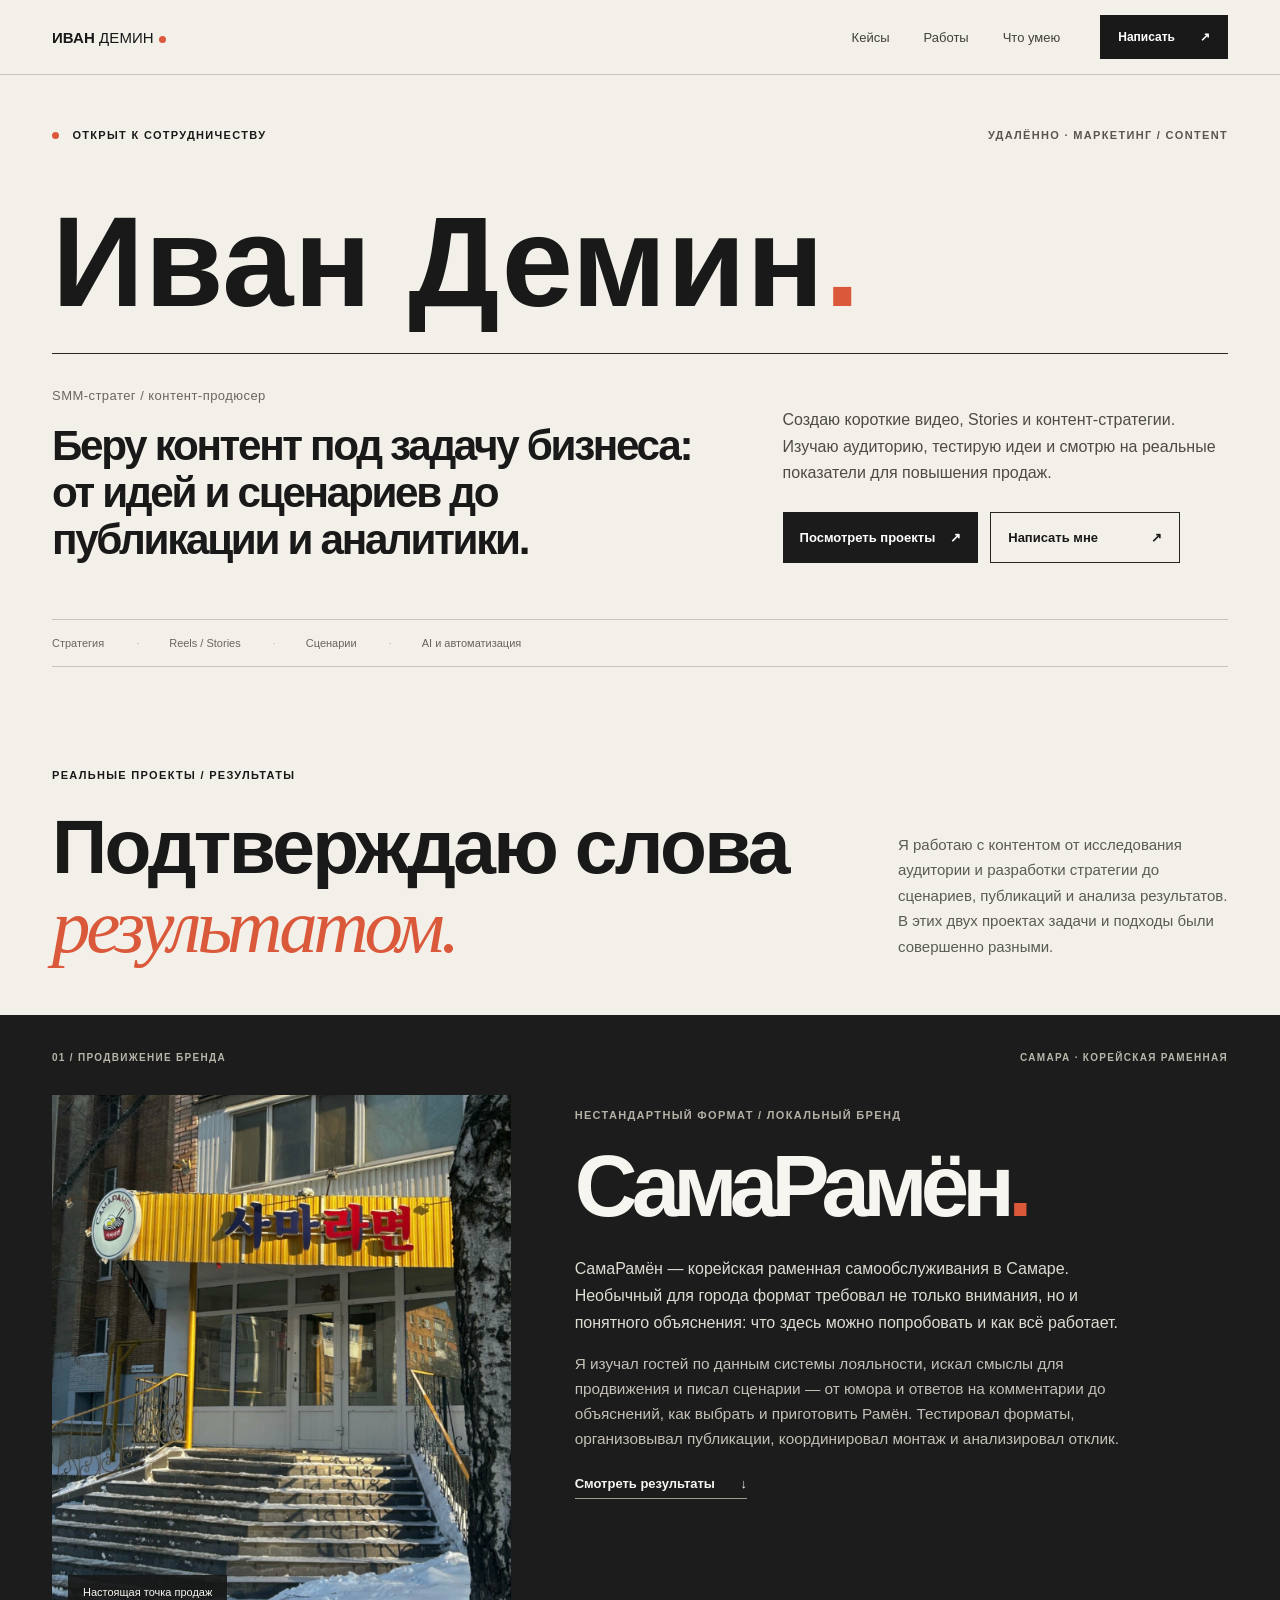
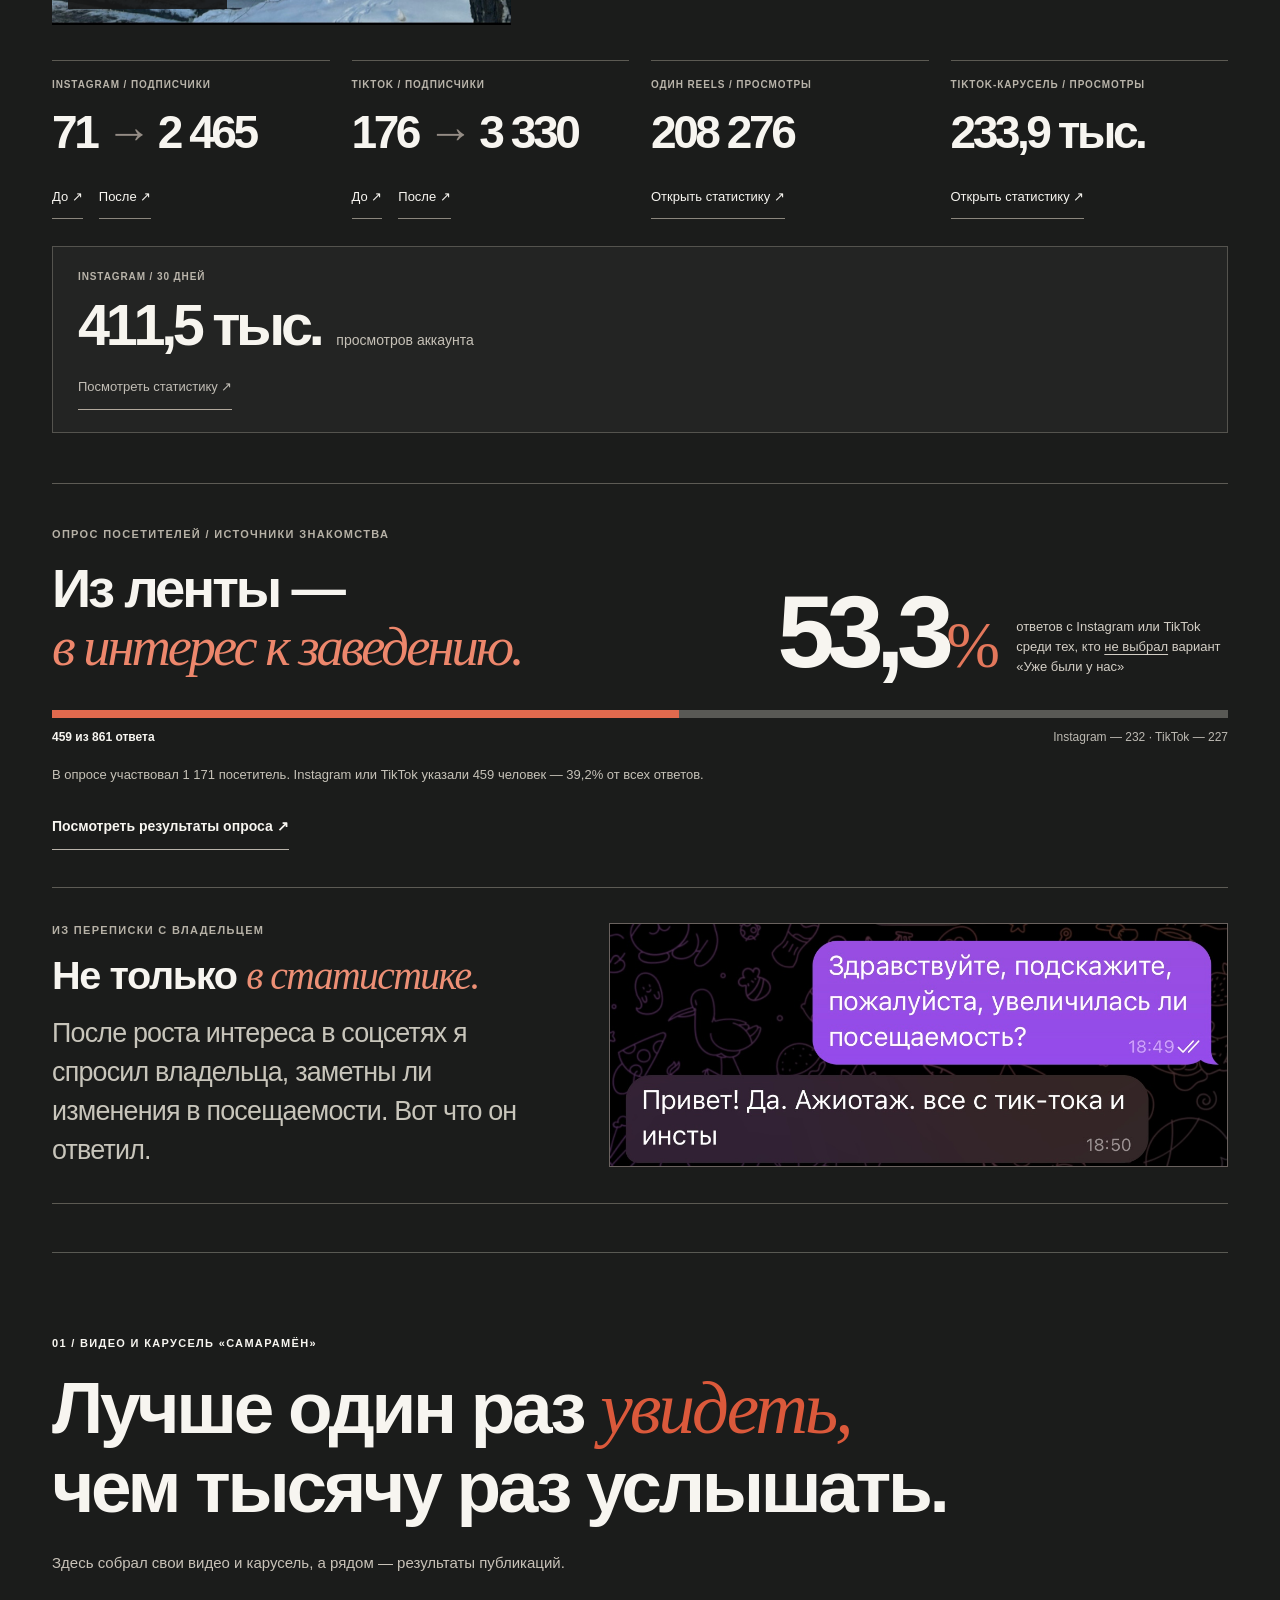
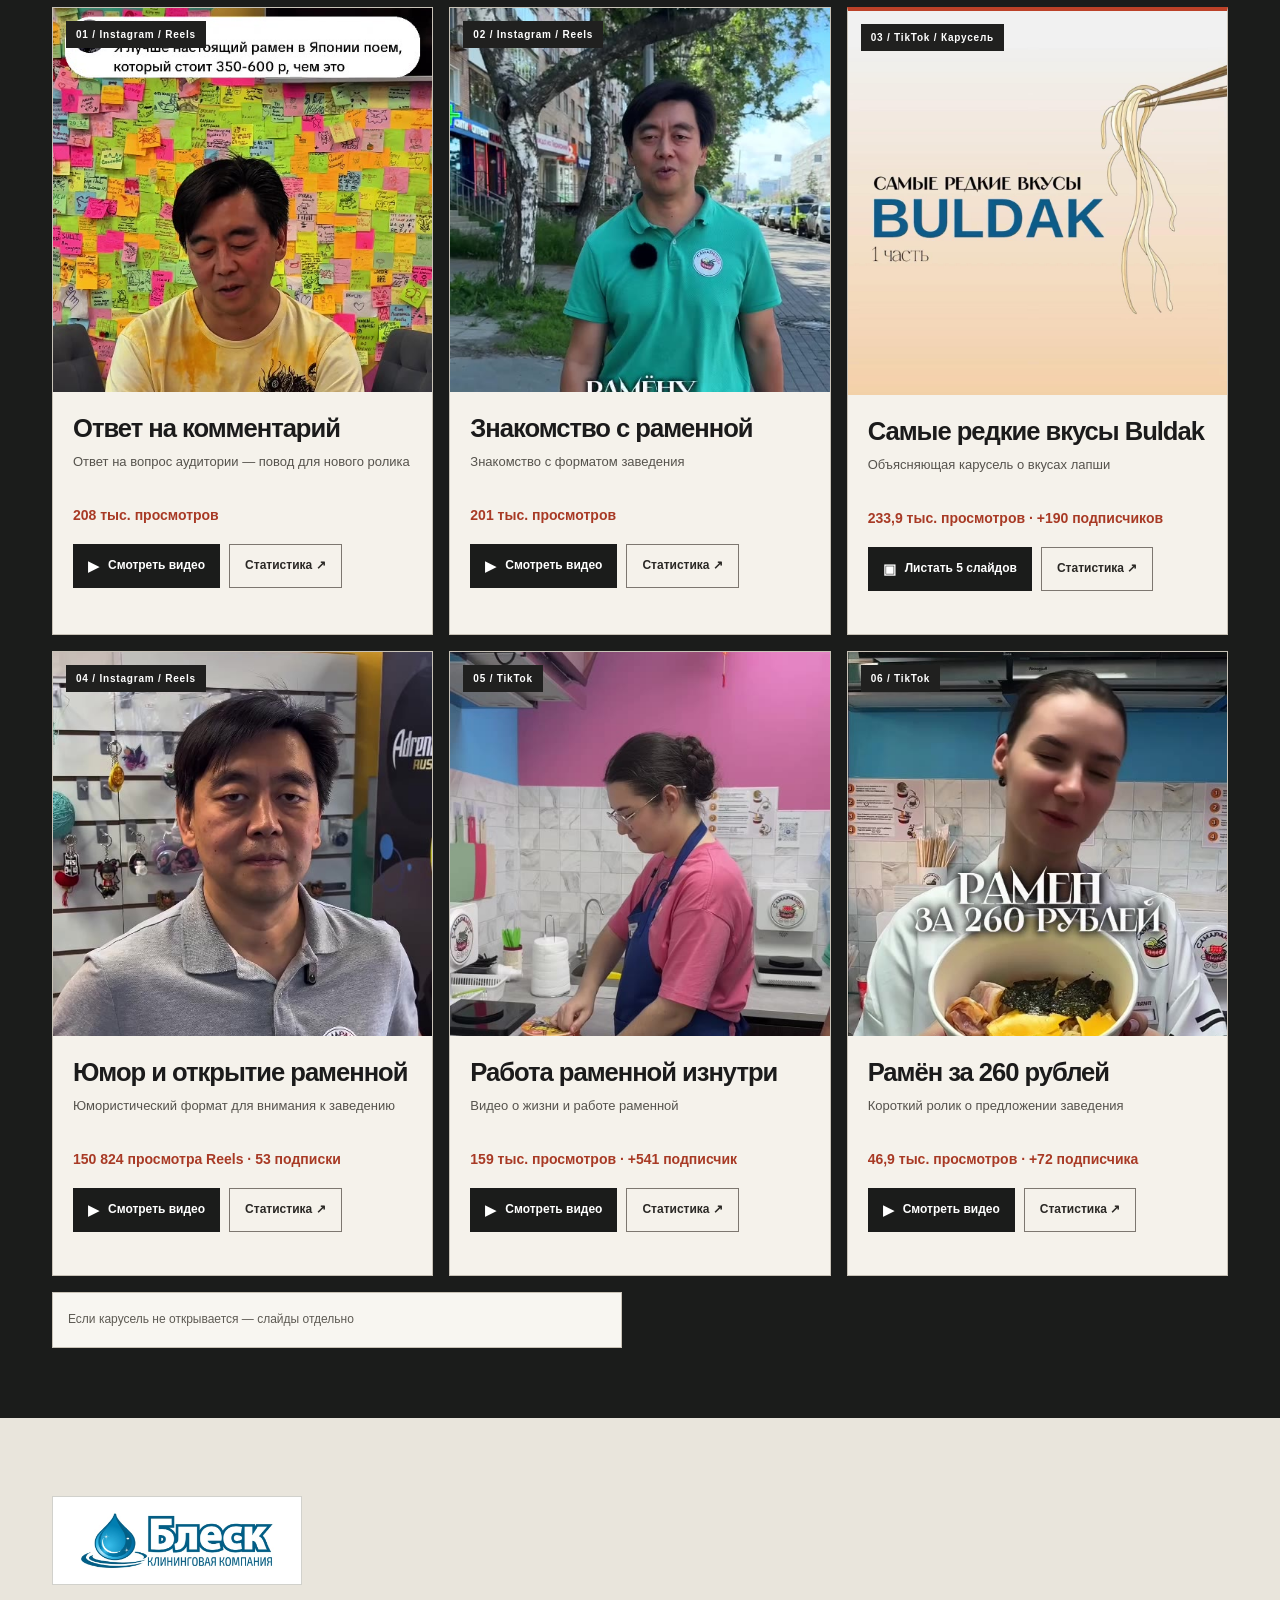
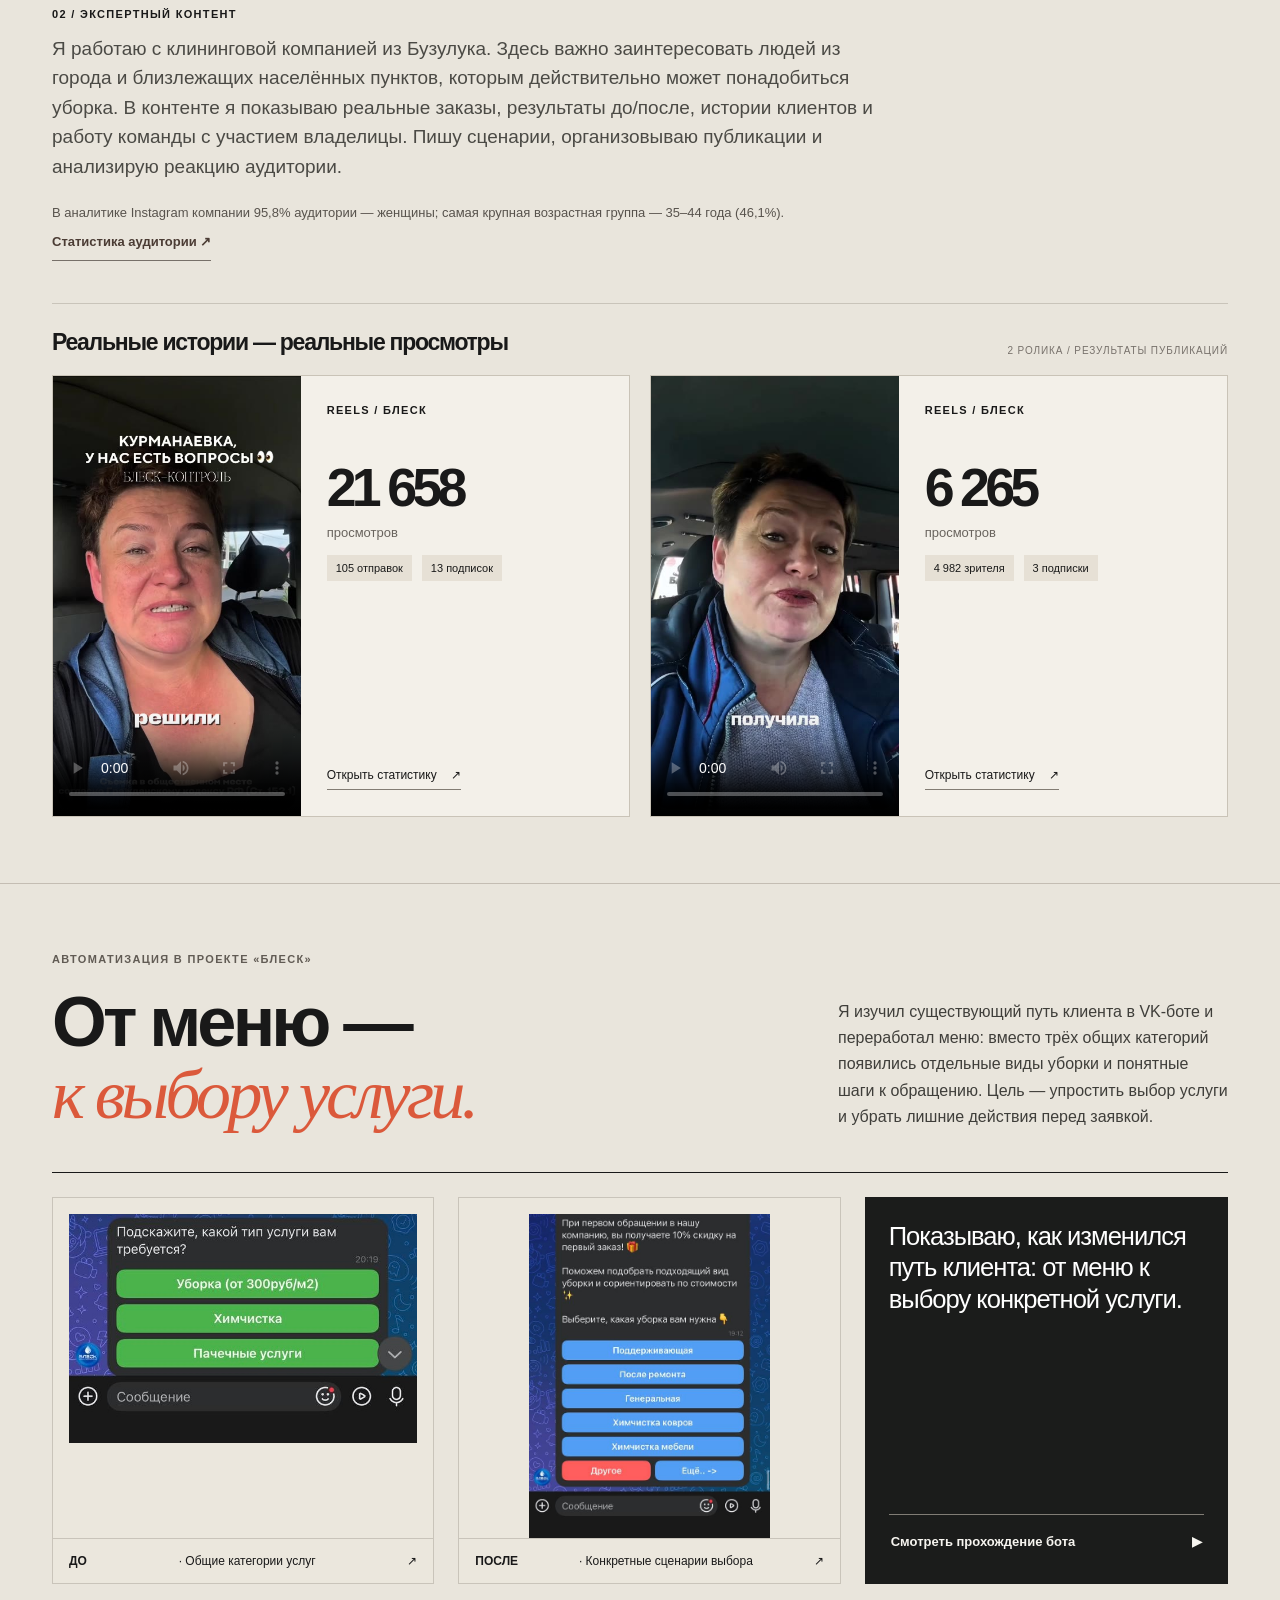
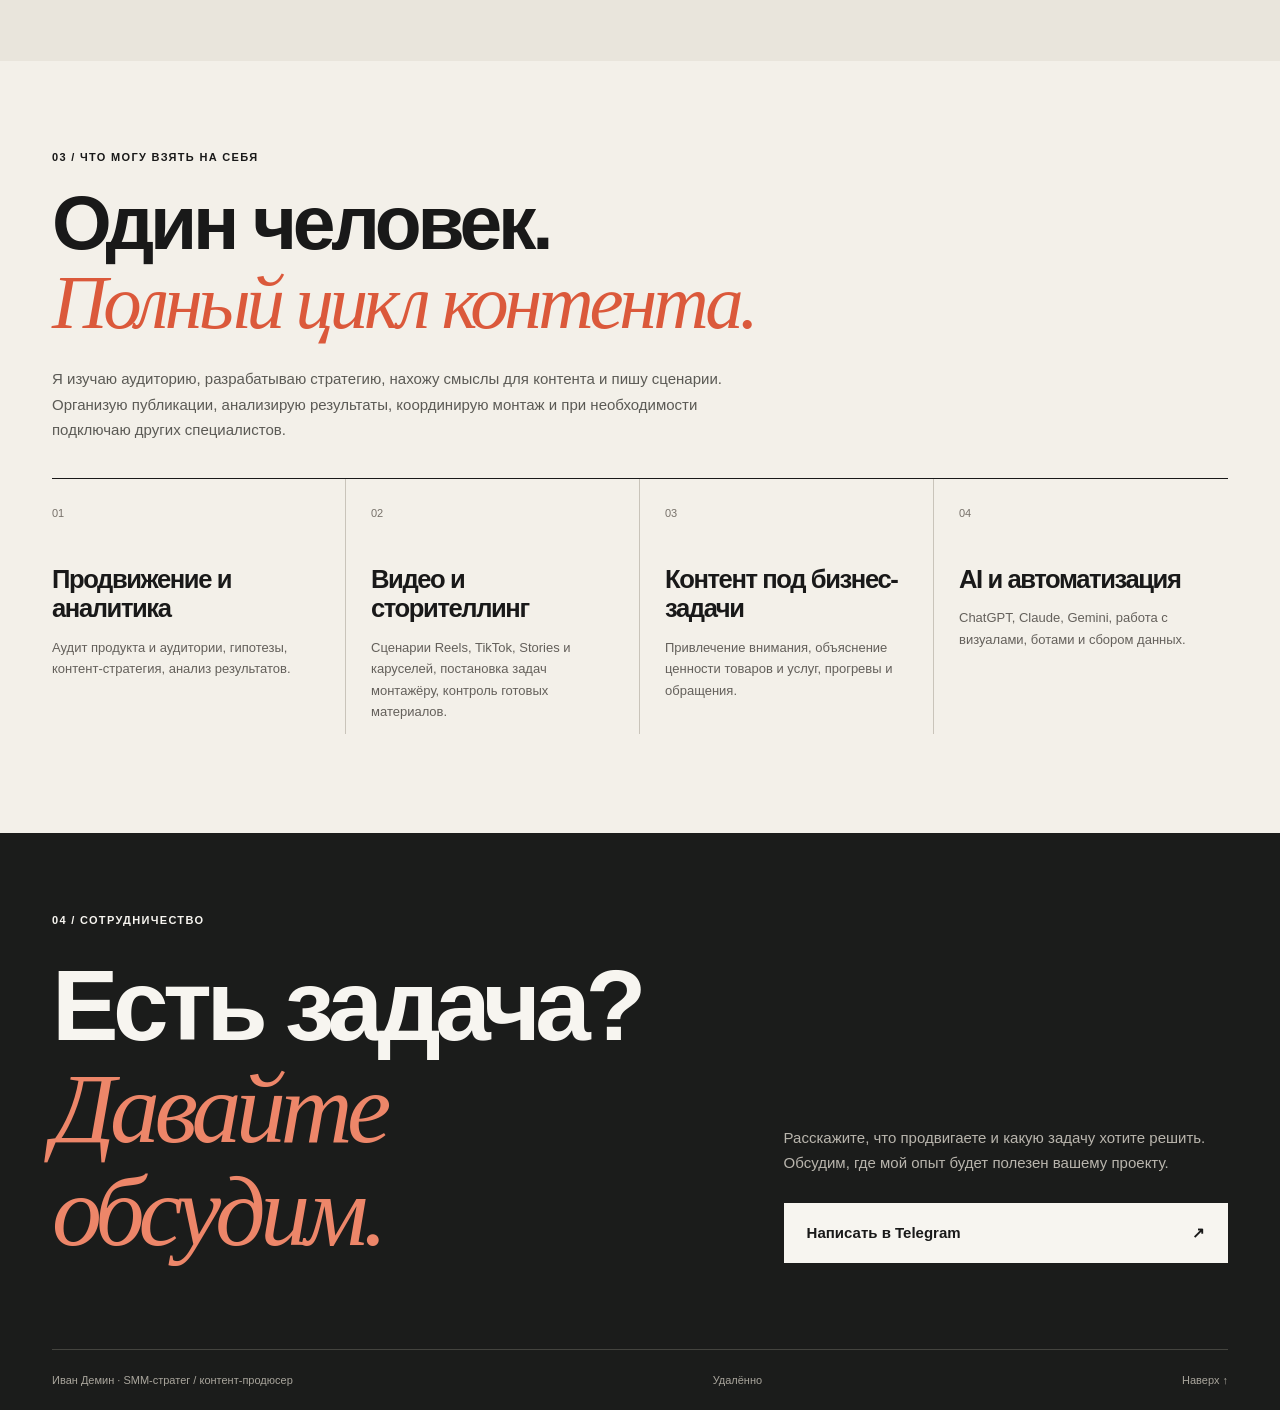
<file: index.html>
<!DOCTYPE html>

<html lang="ru">
<head>
<meta charset="utf-8"/><meta content="width=device-width,initial-scale=1,viewport-fit=cover" name="viewport"/>
<meta content="light" name="color-scheme"/><meta content="#f3f0e9" name="theme-color"/>
<meta content="Портфолио Ивана Демина: SMM-стратегия, Reels, Stories, контент-продакшен и автоматизация. Реальные работы и подтверждённые результаты." name="description"/>
<meta content="website" property="og:type"/><meta content="Иван Демин — SMM-стратег и контент-продюсер" property="og:title"/><meta content="Проекты, опубликованные работы и проверяемые результаты" property="og:description"/>
<title>Иван Демин — SMM-стратег и контент-продюсер</title>
<link href="assets/favicon.svg" rel="icon" type="image/svg+xml"/><link href="styles.css" rel="stylesheet"/>
</head>
<body>
<a class="skip-link" href="#main">Перейти к содержимому</a>
<header class="site-header" id="top"><div class="shell nav-inner">
<a aria-label="Иван Демин — к первому экрану" class="wordmark" href="#top">ИВАН <span>ДЕМИН</span><i aria-hidden="true"></i></a>
<nav aria-label="Основная навигация" class="nav-desktop"><a href="#work">Кейсы</a><a href="#portfolio">Работы</a><a href="#skills">Что умею</a></nav>
<a class="header-cta" href="https://t.me/Ivan_D_D" rel="noopener noreferrer" target="_blank">Написать <span aria-hidden="true">↗</span></a>
<details class="nav-mobile"><summary>Меню <span aria-hidden="true">☰</span></summary><nav aria-label="Мобильная навигация"><a href="#work">Кейсы</a><a href="#sama">СамаРамён</a><a href="#portfolio">Работы</a><a href="#blesk">Блеск</a><a href="#automation">VK-бот</a><a href="#skills">Компетенции</a><a href="#contact">Контакт</a></nav></details>
</div></header>
<main id="main">
<section aria-labelledby="hero-title" class="hero shell">
<div class="hero-line"><span class="eyebrow"><span class="signal-dot"></span> ОТКРЫТ К СОТРУДНИЧЕСТВУ</span><span class="eyebrow hero-remote">УДАЛЁННО · МАРКЕТИНГ / CONTENT</span></div>
<p class="hero-name">Иван Демин<span>.</span></p>
<div class="hero-divider"></div>
<div class="hero-bottom"><div><p class="hero-role">SMM-стратег / контент-продюсер</p><h1 id="hero-title">Беру контент под задачу бизнеса: от идей и сценариев до публикации и аналитики.</h1></div><div class="hero-aside"><p>Создаю короткие видео, Stories и контент-стратегии. Изучаю аудиторию, тестирую идеи и смотрю на реальные показатели для повышения продаж.</p><div class="hero-actions"><a class="button button-dark" href="#work">Посмотреть проекты <span>↗</span></a><a class="button button-outline" href="https://t.me/Ivan_D_D" rel="noopener noreferrer" target="_blank">Написать мне <span>↗</span></a></div></div></div>
<div class="hero-foot"><span>Стратегия</span><span>Reels / Stories</span><span>Сценарии</span><span>AI и автоматизация</span></div>
</section>
<section aria-labelledby="work-title" class="work-intro shell" id="work"><div><span class="eyebrow">РЕАЛЬНЫЕ ПРОЕКТЫ / РЕЗУЛЬТАТЫ</span><h2 id="work-title">Подтверждаю слова<br/><em>результатом.</em></h2></div><p>Я работаю с контентом от исследования аудитории и разработки стратегии до сценариев, публикаций и анализа результатов. В этих двух проектах задачи и подходы были совершенно разными.</p></section>
<!-- CASE SAMA -->
<section aria-labelledby="sama-title" class="case-sama" id="sama"><div class="shell">
<div class="case-eyebrow"><span>01 / ПРОДВИЖЕНИЕ БРЕНДА</span><span>САМАРА · КОРЕЙСКАЯ РАМЕННАЯ</span></div>
<div class="sama-head"><div class="sama-media"><img alt="Вход в раменную самообслуживания СамаРамён в Самаре" height="1315" loading="lazy" src="assets/sama-storefront.jpg" width="1138"/><span>Настоящая точка продаж</span></div><div class="sama-copy"><span class="eyebrow muted-on-dark">НЕСТАНДАРТНЫЙ ФОРМАТ / ЛОКАЛЬНЫЙ БРЕНД</span><h3 id="sama-title">СамаРамён<span>.</span></h3><p>СамаРамён — корейская раменная самообслуживания в Самаре. Необычный для города формат требовал не только внимания, но и понятного объяснения: что здесь можно попробовать и как всё работает.</p><p class="case-approach">Я изучал гостей по данным системы лояльности, искал смыслы для продвижения и писал сценарии — от юмора и ответов на комментарии до объяснений, как выбрать и приготовить Рамён. Тестировал форматы, организовывал публикации, координировал монтаж и анализировал отклик.</p><a class="case-jump" href="#sama-metrics">Смотреть результаты <span>↓</span></a></div></div>

<div class="sama-metrics" id="sama-metrics"><div class="metric"><span class="metric-head">INSTAGRAM / ПОДПИСЧИКИ</span><strong>71 <i>→</i> 2 465</strong><div class="metric-links"><a href="#proof-ig-before">До ↗</a><a href="#proof-ig-after">После ↗</a></div></div><div class="metric"><span class="metric-head">TIKTOK / ПОДПИСЧИКИ</span><strong>176 <i>→</i> 3 330</strong><div class="metric-links"><a href="#proof-tt-before">До ↗</a><a href="#proof-tt-after">После ↗</a></div></div><div class="metric"><span class="metric-head">ОДИН REELS / ПРОСМОТРЫ</span><strong>208 276</strong><div class="metric-links"><a href="#proof-reels">Открыть статистику ↗</a></div></div><div class="metric"><span class="metric-head">TIKTOK-КАРУСЕЛЬ / ПРОСМОТРЫ</span><strong>233,9 тыс.</strong><div class="metric-links"><a href="#proof-carousel">Открыть статистику ↗</a></div></div></div>
<div class="period-note period-stat"><span class="metric-head">INSTAGRAM / 30 ДНЕЙ</span><div class="period-stat-line"><strong>411,5 тыс.</strong><span>просмотров аккаунта</span></div><a href="#proof-ig-411">Посмотреть статистику ↗</a></div>
<div class="survey-block" id="traffic"><div class="survey-heading"><div><span class="eyebrow muted-on-dark">ОПРОС ПОСЕТИТЕЛЕЙ / ИСТОЧНИКИ ЗНАКОМСТВА</span><h4>Из ленты —<br/><em>в интерес к заведению.</em></h4></div><div class="survey-callout"><strong>53,3<span>%</span></strong><p>ответов с Instagram или TikTok среди тех, кто <u>не выбрал</u> вариант «Уже были у нас»</p></div></div>
<div aria-label="459 из 861 ответов, если исключить категорию «Уже были у нас», назвали Instagram или TikTok" class="survey-bar" role="img"><span></span></div>
<div class="survey-calc"><strong>459 из 861 ответа</strong><span>Instagram — 232 · TikTok — 227</span></div>
<p class="survey-summary">В опросе участвовал 1 171 посетитель. Instagram или TikTok указали 459 человек — 39,2% от всех ответов.</p>
<div class="survey-actions"><a class="survey-result-link" href="#proof-survey">Посмотреть результаты опроса ↗</a></div>
</div><aside aria-label="Сообщение владельца о посетителях из социальных сетей" class="owner-proof" id="owner">
<div class="owner-story"><span class="eyebrow muted-on-dark">ИЗ ПЕРЕПИСКИ С ВЛАДЕЛЬЦЕМ</span><h4>Не только <em>в статистике.</em></h4><p>После роста интереса в соцсетях я спросил владельца, заметны ли изменения в посещаемости. Вот что он ответил.</p></div>
<a aria-label="Открыть оригинальное сообщение владельца СамаРамён в полном размере" class="owner-message" href="#proof-owner" title="Нажмите, чтобы увеличить оригинальное сообщение владельца"><img alt="Переписка: на вопрос об увеличении посещаемости владелец отвечает: Да. Ажиотаж, все с тик-тока и инсты" height="463" loading="lazy" src="assets/sama-owner.jpg" width="1179"/></a>
</aside>
<section aria-labelledby="portfolio-heading" class="portfolio portfolio-in-case" id="portfolio"><div class="section-heading"><span class="eyebrow">01 / ВИДЕО И КАРУСЕЛЬ «САМАРАМЁН»</span><h2 id="portfolio-heading">Лучше один раз <em>увидеть,</em><br/>чем тысячу раз услышать.</h2><p>Здесь собрал свои видео и карусель, а рядом — результаты публикаций.</p></div>
<div class="gallery-grid" id="work-gallery"><article class="gallery-card" id="work-comment"><div class="gallery-cover"><img src="assets/sama-reel-comment.jpg" alt="Обложка работы: Ответ на комментарий" loading="lazy" decoding="async" width="512" height="910"><span class="gallery-index">01 / Instagram / Reels</span></div><div class="gallery-copy"><h3>Ответ на комментарий</h3><p class="gallery-description">Ответ на вопрос аудитории — повод для нового ролика</p><p class="gallery-stat">208 тыс. просмотров</p><div class="gallery-actions"><a class="gallery-play" href="assets/sama-reel-comment.mp4" data-open-video data-video-src="assets/sama-reel-comment.mp4" data-poster="assets/sama-reel-comment.jpg" data-title="Ответ на комментарий" aria-label="Смотреть видео: Ответ на комментарий"><span aria-hidden="true">▶</span> Смотреть видео</a><a class="gallery-proof" href="#proof-reels">Статистика ↗</a></div></div></article>
<article class="gallery-card" id="work-201k"><div class="gallery-cover"><img src="assets/sama-reel-201k.jpg" alt="Обложка работы: Знакомство с раменной" loading="lazy" decoding="async" width="512" height="910"><span class="gallery-index">02 / Instagram / Reels</span></div><div class="gallery-copy"><h3>Знакомство с раменной</h3><p class="gallery-description">Знакомство с форматом заведения</p><p class="gallery-stat">201 тыс. просмотров</p><div class="gallery-actions"><a class="gallery-play" href="assets/sama-reel-201k.mp4" data-open-video data-video-src="assets/sama-reel-201k.mp4" data-poster="assets/sama-reel-201k.jpg" data-title="Знакомство с раменной" aria-label="Смотреть видео: Знакомство с раменной"><span aria-hidden="true">▶</span> Смотреть видео</a><a class="gallery-proof" href="#proof-reels-201">Статистика ↗</a></div></div></article>
<article class="gallery-card" id="work-buldak"><div class="gallery-cover"><img src="assets/sama-buldak-01.jpg" alt="Обложка работы: Самые редкие вкусы Buldak" loading="lazy" decoding="async" width="512" height="910"><span class="gallery-index">03 / TikTok / Карусель</span></div><div class="gallery-copy"><h3>Самые редкие вкусы Buldak</h3><p class="gallery-description">Объясняющая карусель о вкусах лапши</p><p class="gallery-stat">233,9 тыс. просмотров · +190 подписчиков</p><div class="gallery-actions"><a class="gallery-play" href="assets/sama-buldak-01.jpg" data-open-carousel data-slides="assets/sama-buldak-01.jpg|assets/sama-buldak-02.jpg|assets/sama-buldak-03.jpg|assets/sama-buldak-04.jpg|assets/sama-buldak-05.jpg" data-title="Самые редкие вкусы Buldak" aria-label="Листать карусель Самые редкие вкусы Buldak"><span aria-hidden="true">▣</span> Листать 5 слайдов</a><a class="gallery-proof" href="#proof-carousel">Статистика ↗</a></div></div></article>
<article class="gallery-card" id="work-humor"><div class="gallery-cover"><img src="assets/sama-reel-humor.jpg" alt="Обложка работы: Юмор и открытие раменной" loading="lazy" decoding="async" width="512" height="910"><span class="gallery-index">04 / Instagram / Reels</span></div><div class="gallery-copy"><h3>Юмор и открытие раменной</h3><p class="gallery-description">Юмористический формат для внимания к заведению</p><p class="gallery-stat">150 824 просмотра Reels · 53 подписки</p><div class="gallery-actions"><a class="gallery-play" href="assets/sama-reel-humor.mp4" data-open-video data-video-src="assets/sama-reel-humor.mp4" data-poster="assets/sama-reel-humor.jpg" data-title="Юмор и открытие раменной" aria-label="Смотреть видео: Юмор и открытие раменной"><span aria-hidden="true">▶</span> Смотреть видео</a><a class="gallery-proof" href="#proof-reels-humor">Статистика ↗</a></div></div></article>
<article class="gallery-card" id="work-tiktok159"><div class="gallery-cover"><img src="assets/sama-tiktok-159k.jpg" alt="Обложка работы: Работа раменной изнутри" loading="lazy" decoding="async" width="512" height="910"><span class="gallery-index">05 / TikTok</span></div><div class="gallery-copy"><h3>Работа раменной изнутри</h3><p class="gallery-description">Видео о жизни и работе раменной</p><p class="gallery-stat">159 тыс. просмотров · +541 подписчик</p><div class="gallery-actions"><a class="gallery-play" href="assets/sama-tiktok-159k.mp4" data-open-video data-video-src="assets/sama-tiktok-159k.mp4" data-poster="assets/sama-tiktok-159k.jpg" data-title="Работа раменной изнутри" aria-label="Смотреть видео: Работа раменной изнутри"><span aria-hidden="true">▶</span> Смотреть видео</a><a class="gallery-proof" href="#proof-tt-159">Статистика ↗</a></div></div></article>
<article class="gallery-card" id="work-tiktok469"><div class="gallery-cover"><img src="assets/sama-tiktok-46900.jpg" alt="Обложка работы: Рамён за 260 рублей" loading="lazy" decoding="async" width="512" height="910"><span class="gallery-index">06 / TikTok</span></div><div class="gallery-copy"><h3>Рамён за 260 рублей</h3><p class="gallery-description">Короткий ролик о предложении заведения</p><p class="gallery-stat">46,9 тыс. просмотров · +72 подписчика</p><div class="gallery-actions"><a class="gallery-play" href="assets/sama-tiktok-46900.mp4" data-open-video data-video-src="assets/sama-tiktok-46900.mp4" data-poster="assets/sama-tiktok-46900.jpg" data-title="Рамён за 260 рублей" aria-label="Смотреть видео: Рамён за 260 рублей"><span aria-hidden="true">▶</span> Смотреть видео</a><a class="gallery-proof" href="#proof-tt-469">Статистика ↗</a></div></div></article></div>
<details class="gallery-slide-fallback"><summary>Если карусель не открывается — слайды отдельно</summary><div><a href="assets/sama-buldak-01.jpg" target="_blank" rel="noopener noreferrer">Слайд 1 ↗</a><a href="assets/sama-buldak-02.jpg" target="_blank" rel="noopener noreferrer">Слайд 2 ↗</a><a href="assets/sama-buldak-03.jpg" target="_blank" rel="noopener noreferrer">Слайд 3 ↗</a><a href="assets/sama-buldak-04.jpg" target="_blank" rel="noopener noreferrer">Слайд 4 ↗</a><a href="assets/sama-buldak-05.jpg" target="_blank" rel="noopener noreferrer">Слайд 5 ↗</a></div></details>
</section></div></section>
<!-- BLESK -->
<section aria-labelledby="blesk-title" class="blesk-case" id="blesk"><div class="shell"><div class="blesk-header"><div class="blesk-logo"><img alt="Блеск — клининговая компания" height="239" loading="lazy" src="assets/blesk-logo.jpg" width="782"/></div><div class="blesk-intro"><span class="eyebrow">02 / ЭКСПЕРТНЫЙ КОНТЕНТ</span><h2 class="visually-hidden" id="blesk-title">Блеск — контент для клининговой компании</h2><p>Я работаю с клининговой компанией из Бузулука. Здесь важно заинтересовать людей из города и близлежащих населённых пунктов, которым действительно может понадобиться уборка. В контенте я показываю реальные заказы, результаты до/после, истории клиентов и работу команды с участием владелицы. Пишу сценарии, организовываю публикации и анализирую реакцию аудитории.</p><p class="audience-evidence">В аналитике Instagram компании 95,8% аудитории — женщины; самая крупная возрастная группа — 35–44 года (46,1%). <a href="#proof-blesk-audience">Статистика аудитории ↗</a></p></div></div>
<div class="videos-heading"><h3>Реальные истории — реальные просмотры</h3><span>2 РОЛИКА / РЕЗУЛЬТАТЫ ПУБЛИКАЦИЙ</span></div>
<div class="videos-grid"><article class="video-card"><video aria-label="Reels Блеск: история из практики клининга" controls height="910" playsinline poster="assets/blesk-reel-21658.jpg" preload="metadata" src="assets/blesk-reel-21658.mp4" width="512"></video><div class="video-text"><span class="eyebrow">REELS / БЛЕСК</span><strong>21 658</strong><p>просмотров</p><div class="video-submetrics"><span>105 отправок</span><span>13 подписок</span></div><a class="proof-link" href="#proof-blesk-21">Открыть статистику <span aria-hidden="true">↗</span></a></div></article><article class="video-card"><video aria-label="Reels Блеск: разговорная история об уборке" controls height="910" playsinline poster="assets/blesk-reel-6265.jpg" preload="metadata" src="assets/blesk-reel-6265.mp4" width="512"></video><div class="video-text"><span class="eyebrow">REELS / БЛЕСК</span><strong>6 265</strong><p>просмотров</p><div class="video-submetrics"><span>4 982 зрителя</span><span>3 подписки</span></div><a class="proof-link" href="#proof-blesk-6">Открыть статистику <span aria-hidden="true">↗</span></a></div></article></div>
</div><div aria-labelledby="bot-heading" class="bot-section bot-section--in-case" id="automation"><div class="shell"><div class="bot-heading"><div><span class="eyebrow">АВТОМАТИЗАЦИЯ В ПРОЕКТЕ «БЛЕСК»</span><h2 id="bot-heading">От меню —<br/><em>к выбору услуги.</em></h2></div><div><p>Я изучил существующий путь клиента в VK-боте и переработал меню: вместо трёх общих категорий появились отдельные виды уборки и понятные шаги к обращению. Цель — упростить выбор услуги и убрать лишние действия перед заявкой.</p></div></div>
<div class="bot-visual"><a class="bot-screen" href="#proof-bot-before"><img alt="Прежняя структура VK-бота Блеска с тремя общими категориями услуг" height="388" loading="lazy" src="assets/vk-bot-before.jpg" width="589"/><span><b>ДО</b> · Общие категории услуг <span aria-hidden="true">↗</span></span></a><a class="bot-screen" href="#proof-bot-after"><img alt="Обновлённый VK-бот Блеска с детальным выбором типа уборки" height="793" loading="lazy" src="assets/vk-bot-after.jpg" width="589"/><span><b>ПОСЛЕ</b> · Конкретные сценарии выбора <span aria-hidden="true">↗</span></span></a><div class="bot-actions"><p>Показываю, как изменился путь клиента: от меню к выбору конкретной услуги.</p><a class="bot-watch" data-kicker="VK / БЛЕСК · АВТОМАТИЗАЦИЯ" data-open-video="" data-title="Прохождение VK-бота «Блеска»" data-video-src="assets/vk-bot-demo.mp4" href="assets/vk-bot-demo.mp4">Смотреть прохождение бота <span aria-hidden="true">▶</span></a></div></div>
  
</div></div></section>
<!-- WORK PORTFOLIO -->

<!-- VK BOT -->
<!-- SKILLS -->
<section aria-labelledby="skills-heading" class="skills shell" id="skills"><div class="section-heading skills-head"><span class="eyebrow">03 / ЧТО МОГУ ВЗЯТЬ НА СЕБЯ</span><h2 id="skills-heading">Один человек.<br/><em>Полный цикл контента.</em></h2><p>Я изучаю аудиторию, разрабатываю стратегию, нахожу смыслы для контента и пишу сценарии. Организую публикации, анализирую результаты, координирую монтаж и при необходимости подключаю других специалистов.</p></div><div class="skills-grid"><article><span>01</span><h3>Продвижение и аналитика</h3><p>Аудит продукта и аудитории, гипотезы, контент-стратегия, анализ результатов.</p></article><article><span>02</span><h3>Видео и сторителлинг</h3><p>Сценарии Reels, TikTok, Stories и каруселей, постановка задач монтажёру, контроль готовых материалов.</p></article><article><span>03</span><h3>Контент под бизнес-задачи</h3><p>Привлечение внимания, объяснение ценности товаров и услуг, прогревы и обращения.</p></article><article><span>04</span><h3>AI и автоматизация</h3><p>ChatGPT, Claude, Gemini, работа с визуалами, ботами и сбором данных.</p></article></div></section>
<section class="contact" id="contact"><div class="shell contact-content"><span class="eyebrow">04 / СОТРУДНИЧЕСТВО</span><div><h2>Есть задача?<br/><em>Давайте обсудим.</em></h2><div><p>Расскажите, что продвигаете и какую задачу хотите решить. Обсудим, где мой опыт будет полезен вашему проекту.</p><a class="contact-link" href="https://t.me/Ivan_D_D" rel="noopener noreferrer" target="_blank">Написать в Telegram <span aria-hidden="true">↗</span></a></div></div><footer><span>Иван Демин · SMM-стратег / контент-продюсер</span><span>Удалённо</span><a href="#top">Наверх ↑</a></footer></div></section>
</main>
<!-- Hash-linked image viewer: opens without scripts and also works in standalone preview -->
<section class="proof-modal" id="proof-ig-before" role="dialog" aria-modal="true" aria-label="Instagram · до продвижения" tabindex="-1"><div class="proof-top"><span>Instagram · до продвижения</span><div class="proof-top-actions"><a class="proof-close" href="#sama" aria-label="Закрыть просмотр">Закрыть ×</a></div></div><a class="proof-backdrop" href="#sama" tabindex="-1" aria-label="Закрыть просмотр"></a><img src="assets/sama-ig-before.jpg" alt="Instagram · до продвижения" loading="lazy"></section>
<section class="proof-modal" id="proof-ig-after" role="dialog" aria-modal="true" aria-label="Instagram · после" tabindex="-1"><div class="proof-top"><span>Instagram · после</span><div class="proof-top-actions"><a class="proof-close" href="#sama" aria-label="Закрыть просмотр">Закрыть ×</a></div></div><a class="proof-backdrop" href="#sama" tabindex="-1" aria-label="Закрыть просмотр"></a><img src="assets/sama-ig-after.jpg" alt="Instagram · после" loading="lazy"></section>
<section class="proof-modal" id="proof-tt-before" role="dialog" aria-modal="true" aria-label="TikTok · до продвижения" tabindex="-1"><div class="proof-top"><span>TikTok · до продвижения</span><div class="proof-top-actions"><a class="proof-close" href="#sama" aria-label="Закрыть просмотр">Закрыть ×</a></div></div><a class="proof-backdrop" href="#sama" tabindex="-1" aria-label="Закрыть просмотр"></a><img src="assets/sama-tt-before.jpg" alt="TikTok · до продвижения" loading="lazy"></section>
<section class="proof-modal" id="proof-tt-after" role="dialog" aria-modal="true" aria-label="TikTok · после" tabindex="-1"><div class="proof-top"><span>TikTok · после</span><div class="proof-top-actions"><a class="proof-close" href="#sama" aria-label="Закрыть просмотр">Закрыть ×</a></div></div><a class="proof-backdrop" href="#sama" tabindex="-1" aria-label="Закрыть просмотр"></a><img src="assets/sama-tt-after.jpg" alt="TikTok · после" loading="lazy"></section>
<section class="proof-modal" id="proof-reels" role="dialog" aria-modal="true" aria-label="Instagram Reels · 208 276 просмотров" tabindex="-1"><div class="proof-top"><span>Instagram Reels · 208 276 просмотров</span><div class="proof-top-actions"><a class="proof-close" href="#portfolio" aria-label="Закрыть просмотр">Закрыть ×</a></div></div><a class="proof-backdrop" href="#portfolio" tabindex="-1" aria-label="Закрыть просмотр"></a><img src="assets/sama-reels-208.jpg" alt="Instagram Reels · 208 276 просмотров" loading="lazy"></section>
<section class="proof-modal" id="proof-reels-201" role="dialog" aria-modal="true" aria-label="Instagram Reels · 201 889 просмотров" tabindex="-1"><div class="proof-top"><span>Instagram Reels · 201 889 просмотров</span><div class="proof-top-actions"><a class="proof-close" href="#portfolio" aria-label="Закрыть просмотр">Закрыть ×</a></div></div><a class="proof-backdrop" href="#portfolio" tabindex="-1" aria-label="Закрыть просмотр"></a><img src="assets/sama-reels-201-proof.jpg" alt="Instagram Reels · 201 889 просмотров" loading="lazy"></section>
<section class="proof-modal" id="proof-tt-159" role="dialog" aria-modal="true" aria-label="TikTok · 159 тыс. просмотров / +541 подписчик" tabindex="-1"><div class="proof-top"><span>TikTok · 159 тыс. просмотров / +541 подписчик</span><div class="proof-top-actions"><a class="proof-close" href="#portfolio" aria-label="Закрыть просмотр">Закрыть ×</a></div></div><a class="proof-backdrop" href="#portfolio" tabindex="-1" aria-label="Закрыть просмотр"></a><img src="assets/sama-tiktok-159-proof.jpg" alt="TikTok · 159 тыс. просмотров / +541 подписчик" loading="lazy"></section>
<section class="proof-modal" id="proof-carousel" role="dialog" aria-modal="true" aria-label="TikTok · Buldak · 233,9 тыс. просмотров и 190 подписчиков" tabindex="-1"><div class="proof-top"><span>TikTok · Buldak · 233,9 тыс. просмотров и 190 подписчиков</span><div class="proof-top-actions"><a class="proof-close" href="#portfolio" aria-label="Закрыть просмотр">Закрыть ×</a></div></div><a class="proof-backdrop" href="#portfolio" tabindex="-1" aria-label="Закрыть просмотр"></a><img src="assets/sama-tiktok-carousel-stats.jpg" alt="TikTok · Buldak · 233,9 тыс. просмотров и 190 подписчиков" loading="lazy"></section>
<section class="proof-modal" id="proof-traffic-1" role="dialog" aria-modal="true" aria-label="Опрос посетителей · первая часть" tabindex="-1"><div class="proof-top"><span>Опрос посетителей · первая часть</span><div class="proof-top-actions"><a class="proof-close" href="#proof-survey" aria-label="Закрыть просмотр">Закрыть ×</a></div></div><a class="proof-backdrop" href="#proof-survey" tabindex="-1" aria-label="Закрыть просмотр"></a><img src="assets/traffic-1.png" alt="Опрос посетителей · первая часть" loading="lazy"></section>
<section class="proof-modal" id="proof-traffic-2" role="dialog" aria-modal="true" aria-label="Опрос посетителей · вторая часть" tabindex="-1"><div class="proof-top"><span>Опрос посетителей · вторая часть</span><div class="proof-top-actions"><a class="proof-close" href="#proof-survey" aria-label="Закрыть просмотр">Закрыть ×</a></div></div><a class="proof-backdrop" href="#proof-survey" tabindex="-1" aria-label="Закрыть просмотр"></a><img src="assets/traffic-2.png" alt="Опрос посетителей · вторая часть" loading="lazy"></section>
<section class="proof-modal" id="proof-owner" role="dialog" aria-modal="true" aria-label="Сообщение владельца СамаРамён" tabindex="-1"><div class="proof-top"><span>Сообщение владельца СамаРамён</span><div class="proof-top-actions"><a class="proof-close" href="#owner" aria-label="Закрыть просмотр">Закрыть ×</a></div></div><a class="proof-backdrop" href="#owner" tabindex="-1" aria-label="Закрыть просмотр"></a><img src="assets/sama-owner.jpg" alt="Сообщение владельца СамаРамён" loading="lazy"></section>
<section class="proof-modal" id="proof-ig-411" role="dialog" aria-modal="true" aria-label="Instagram · 411,5 тыс. просмотров за 30 дней" tabindex="-1"><div class="proof-top"><span>Instagram · 411,5 тыс. просмотров за 30 дней</span><div class="proof-top-actions"><a class="proof-close" href="#sama-metrics" aria-label="Закрыть просмотр">Закрыть ×</a></div></div><a class="proof-backdrop" href="#sama-metrics" tabindex="-1" aria-label="Закрыть просмотр"></a><img src="assets/sama-instagram-411k-proof.jpg" alt="Instagram · 411,5 тыс. просмотров за 30 дней" loading="lazy"></section>
<section class="proof-modal" id="proof-blesk-audience" role="dialog" aria-modal="true" aria-label="Блеск · пол и возраст аудитории Instagram" tabindex="-1"><div class="proof-top"><span>Блеск · пол и возраст аудитории Instagram</span><div class="proof-top-actions"><a class="proof-close" href="#blesk" aria-label="Закрыть просмотр">Закрыть ×</a></div></div><a class="proof-backdrop" href="#blesk" tabindex="-1" aria-label="Закрыть просмотр"></a><img src="assets/blesk-audience-proof.jpg" alt="Блеск · пол и возраст аудитории Instagram" loading="lazy"></section>
<section class="proof-modal" id="proof-blesk-21" role="dialog" aria-modal="true" aria-label="Reels Блеск · 21 658 просмотров" tabindex="-1"><div class="proof-top"><span>Reels Блеск · 21 658 просмотров</span><div class="proof-top-actions"><a class="proof-close" href="#blesk" aria-label="Закрыть просмотр">Закрыть ×</a></div></div><a class="proof-backdrop" href="#blesk" tabindex="-1" aria-label="Закрыть просмотр"></a><img src="assets/blesk-21k-proof.jpg" alt="Reels Блеск · 21 658 просмотров" loading="lazy"></section>
<section class="proof-modal" id="proof-blesk-6" role="dialog" aria-modal="true" aria-label="Reels Блеск · 6 265 просмотров" tabindex="-1"><div class="proof-top"><span>Reels Блеск · 6 265 просмотров</span><div class="proof-top-actions"><a class="proof-close" href="#blesk" aria-label="Закрыть просмотр">Закрыть ×</a></div></div><a class="proof-backdrop" href="#blesk" tabindex="-1" aria-label="Закрыть просмотр"></a><img src="assets/blesk-6k-proof.jpg" alt="Reels Блеск · 6 265 просмотров" loading="lazy"></section>
<section class="proof-modal" id="proof-bot-before" role="dialog" aria-modal="true" aria-label="VK-бот Блеск · до изменений" tabindex="-1"><div class="proof-top"><span>VK-бот Блеск · до изменений</span><div class="proof-top-actions"><a class="proof-close" href="#automation" aria-label="Закрыть просмотр">Закрыть ×</a></div></div><a class="proof-backdrop" href="#automation" tabindex="-1" aria-label="Закрыть просмотр"></a><img src="assets/vk-bot-before.jpg" alt="VK-бот Блеск · до изменений" loading="lazy"></section>
<section class="proof-modal" id="proof-bot-after" role="dialog" aria-modal="true" aria-label="VK-бот Блеск · после изменений" tabindex="-1"><div class="proof-top"><span>VK-бот Блеск · после изменений</span><div class="proof-top-actions"><a class="proof-close" href="#automation" aria-label="Закрыть просмотр">Закрыть ×</a></div></div><a class="proof-backdrop" href="#automation" tabindex="-1" aria-label="Закрыть просмотр"></a><img src="assets/vk-bot-after.jpg" alt="VK-бот Блеск · после изменений" loading="lazy"></section>
<section class="proof-modal" id="proof-reels-humor" role="dialog" aria-modal="true" aria-label="Reels · 150 824 просмотра и 53 подписки (сводка с кросс-публикацией)" tabindex="-1"><div class="proof-top"><span>Reels · 150 824 просмотра и 53 подписки (сводка с кросс-публикацией)</span><div class="proof-top-actions"><a class="proof-close" href="#portfolio" aria-label="Закрыть просмотр">Закрыть ×</a></div></div><a class="proof-backdrop" href="#portfolio" tabindex="-1" aria-label="Закрыть просмотр"></a><img src="assets/sama-reels-humor-proof.png" alt="Reels · 150 824 просмотра и 53 подписки (сводка с кросс-публикацией)" loading="lazy"></section>
<section class="proof-modal" id="proof-tt-469" role="dialog" aria-modal="true" aria-label="TikTok · «Рамён за 260 рублей» · 46,9 тыс. просмотров, 72 новых подписчика" tabindex="-1"><div class="proof-top"><span>TikTok · «Рамён за 260 рублей» · 46,9 тыс. просмотров, 72 новых подписчика</span><div class="proof-top-actions"><a class="proof-close" href="#portfolio" aria-label="Закрыть просмотр">Закрыть ×</a></div></div><a class="proof-backdrop" href="#portfolio" tabindex="-1" aria-label="Закрыть просмотр"></a><img src="assets/sama-tiktok-469-proof.jpg" alt="TikTok · «Рамён за 260 рублей» · 46,9 тыс. просмотров, 72 новых подписчика" loading="lazy"></section>
<section class="proof-modal survey-proof-modal" id="proof-survey" role="dialog" aria-modal="true" aria-labelledby="survey-modal-title" tabindex="-1"><div class="proof-top"><span id="survey-modal-title">Источники знакомства с раменной · опрос посетителей</span><div class="proof-top-actions"><a class="proof-close" href="#traffic" aria-label="Закрыть результаты опроса">Закрыть ×</a></div></div><a class="proof-backdrop" href="#traffic" tabindex="-1" aria-label="Закрыть просмотр"></a><div class="survey-modal-body"><h3>Результаты опроса</h3><p>1 171 ответов посетителей. Instagram и TikTok указали 459 человек.</p><table class="survey-table"><thead><tr><th scope="col">Источник</th><th scope="col">Ответов</th></tr></thead><tbody><tr><td>Instagram</td><td>232</td></tr><tr><td>TikTok</td><td>227</td></tr><tr><td>ВКонтакте</td><td>14</td></tr><tr><td>Проходили мимо / вывеска</td><td>236</td></tr><tr><td>Уже были у нас</td><td>310</td></tr><tr><td>Знакомые / родственники</td><td>124</td></tr><tr><td>Яндекс Карты</td><td>19</td></tr><tr><td>2ГИС</td><td>1</td></tr><tr><td>Блогер</td><td>3</td></tr><tr><td>Другое</td><td>5</td></tr><tr class="survey-table-total"><th scope="row">Всего</th><td>1 171</td></tr></tbody></table><details class="survey-originals"><summary>Оригинальные таблицы</summary><a href="#proof-traffic-1">Исходный скриншот · часть 1 ↗</a><a href="#proof-traffic-2">Исходный скриншот · часть 2 ↗</a></details></div></section>
<script defer="" src="site.js"></script>
<dialog aria-labelledby="work-video-heading" class="media-dialog" id="work-video-dialog">
<div class="dialog-bar"><span class="dialog-kicker">РЕАЛЬНАЯ РАБОТА / «САМАРАМЁН»</span><button aria-label="Закрыть видео" class="dialog-close" type="button">Закрыть ×</button></div>
<h2 id="work-video-heading">Видео</h2>
<video aria-label="Выбранное видео из портфолио" controls="" id="work-player" playsinline="" preload="none"></video>
<div class="media-fallback"><p id="video-load-error" hidden="">Не удалось загрузить видео во встроенном плеере. Откройте оригинальный файл отдельно.</p><a id="work-video-external" href="#" target="_blank" rel="noopener noreferrer" download="">Открыть видео отдельно ↗</a></div>
</dialog>
<dialog aria-labelledby="work-carousel-heading" class="media-dialog carousel-dialog" id="work-carousel-dialog">
<div class="dialog-bar"><span class="dialog-kicker">TIKTOK / КАРУСЕЛЬ</span><button aria-label="Закрыть карусель" class="dialog-close" type="button">Закрыть ×</button></div>
<h2 id="work-carousel-heading">Самые редкие вкусы Buldak</h2>
<div class="carousel-view"><button aria-label="Предыдущий слайд" class="slide-arrow" data-move="-1" type="button">‹</button><img alt="Первый слайд карусели о Buldak" height="1350" id="gallery-slide" src="assets/sama-buldak-01.jpg" width="1080"/><button aria-label="Следующий слайд" class="slide-arrow" data-move="1" type="button">›</button></div>
<div class="carousel-foot"><span aria-live="polite" id="slide-counter">1 / 5</span><span>Листайте стрелками или кнопками</span><a id="gallery-slide-external" href="assets/sama-buldak-01.jpg" target="_blank" rel="noopener noreferrer">Открыть слайд отдельно ↗</a></div>
</dialog>
</body></html>
</file>
<file: styles.css>
:root{--paper:#f3f0e9;--paper2:#e8e4db;--ink:#191919;--muted:#5b5a55;--line:#c9c4ba;--accent:#bc4128;--accentbright:#db593b;--dark:#1b1c1b;--white:#f7f5f0;--serif:Georgia,'Times New Roman',serif;--sans:-apple-system,BlinkMacSystemFont,'Segoe UI',Arial,sans-serif}
*,*::before,*::after{box-sizing:border-box}html{scroll-behavior:smooth;scroll-padding-top:85px}body{margin:0;background:var(--paper);color:var(--ink);font-family:var(--sans);-webkit-font-smoothing:antialiased}p,blockquote{margin:0}h1,h2,h3,h4{margin:0;font-weight:680;letter-spacing:-.055em}a{color:inherit;text-decoration:none}button,input,summary{font:inherit}img{display:block;max-width:100%}video{display:block;background:#151515;max-width:100%}a,button,summary{touch-action:manipulation}a:focus-visible,button:focus-visible,summary:focus-visible,video:focus-visible{outline:3px solid var(--accent);outline-offset:4px}em{font-family:var(--serif);font-weight:400;letter-spacing:-.055em}::selection{background:#e9b0a0;color:#121212}.shell{width:min(1380px,calc(100% - 104px));margin:0 auto}.eyebrow{font-size:11px;letter-spacing:.12em;line-height:1.55;font-weight:750}.signal-dot{display:inline-block;width:7px;height:7px;background:var(--accentbright);border-radius:50%;margin-right:9px}.skip-link{position:fixed;top:-90px;left:8px;z-index:200;background:white;padding:10px}.skip-link:focus{top:7px}
.site-header{position:sticky;top:0;z-index:30;background:rgba(243,240,233,.95);border-bottom:1px solid var(--line);backdrop-filter:blur(16px)}.nav-inner{display:flex;align-items:center;gap:40px;min-height:74px}.wordmark{font-size:15px;font-weight:900;white-space:nowrap;letter-spacing:-.04em}.wordmark span{font-weight:450}.wordmark i{display:inline-block;background:var(--accentbright);width:7px;height:7px;border-radius:50%;margin-left:5px}.nav-desktop{display:flex;gap:34px;margin-left:auto}.nav-desktop a{font-size:13px;color:#42403c}.nav-desktop a:hover{color:var(--accent)}.header-cta{display:inline-flex;justify-content:space-between;align-items:center;gap:25px;padding:13px 18px;background:var(--ink);color:#fff;font-size:12px;font-weight:700;min-height:44px}.header-cta:hover{background:var(--accent)}.nav-mobile{display:none}
.hero{padding-top:52px}.hero-line{display:flex;justify-content:space-between;align-items:center;gap:20px}.hero-remote{color:#77746f}.hero-name{font-size:clamp(76px,10vw,166px);line-height:.94;white-space:nowrap;letter-spacing:-.103em;font-weight:750;margin:53px 0 25px}.hero-name span{color:var(--accentbright)}.hero-divider{border-top:1px solid #292724}.hero-bottom{display:grid;grid-template-columns:1.18fr .82fr;gap:clamp(40px,7vw,120px);padding:34px 0 56px}.hero-role{font-size:13px;letter-spacing:.035em;color:#6a665f;margin:0 0 19px}.hero h1{font-size:clamp(31px,3.3vw,55px);line-height:1.12;font-weight:640;max-width:700px}.hero-aside{align-self:end}.hero-aside p{font-size:16px;color:#4e4b47;line-height:1.65;max-width:490px}.hero-actions{display:flex;gap:12px;flex-wrap:wrap;margin-top:26px}.button{display:inline-flex;align-items:center;justify-content:space-between;min-width:190px;gap:15px;font-size:13px;font-weight:700;min-height:51px;padding:13px 17px;transition:background .2s,transform .2s}.button:hover{transform:translateY(-2px)}.button-dark{background:#1b1b1b;color:white}.button-dark:hover{background:var(--accent)}.button-outline{border:1px solid #262522}.button-outline:hover{background:#262522;color:white}.hero-foot{border-top:1px solid var(--line);border-bottom:1px solid var(--line);padding:17px 0;display:flex;gap:32px;flex-wrap:wrap;font-size:11px;color:#68645e}.hero-foot span:not(:first-child)::before{content:'·';margin-right:30px;color:#bcb7ad}
.work-intro{padding-top:98px;padding-bottom:48px;display:grid;grid-template-columns:1fr 330px;gap:70px;align-items:end}.work-intro h2,.section-heading h2{font-size:clamp(51px,6vw,100px);line-height:1.04;margin-top:22px}.work-intro h2 em,.section-heading h2 em{color:var(--accentbright)}.work-intro>p{font-size:15px;line-height:1.7;color:var(--muted);padding-bottom:8px}
.case-sama{background:var(--dark);color:var(--white);padding:37px 0 65px;scroll-margin-top:74px}.case-eyebrow{display:flex;justify-content:space-between;gap:20px;color:#b8b5ab;font-size:10px;letter-spacing:.13em;font-weight:750;margin-bottom:32px}.sama-head{display:grid;grid-template-columns:39% 1fr;gap:clamp(30px,5vw,70px);align-items:stretch}.sama-media{min-height:450px;position:relative;overflow:hidden;background:#292a27}.sama-media img{width:100%;height:100%;max-height:550px;object-fit:cover;object-position:center 40%}.sama-media>span{position:absolute;bottom:16px;left:16px;font-size:11px;background:#181818e8;padding:11px 15px}.sama-copy{padding-top:12px;display:flex;flex-direction:column;align-items:flex-start}.muted-on-dark{color:#b6b1a6}.sama-copy h3{font-size:clamp(56px,6.8vw,110px);line-height:1;letter-spacing:-.078em;margin:18px 0 27px}.sama-copy h3 span,.blesk-header h2 span{color:var(--accentbright)}.sama-copy>p{max-width:570px;line-height:1.67;font-size:16px;color:#dedbd3}.sama-copy .case-note{font-size:12px;line-height:1.58;color:#aaa69d;margin-top:17px}.case-jump{font-size:13px;font-weight:700;border-bottom:1px solid #a19d91;padding:0 0 7px;margin-top:auto}.case-jump span{margin-left:22px}.case-jump:hover,.metric-links a:hover,.survey-actions a:hover,.owner-proof a:hover{color:#f19478}
.sama-metrics{display:grid;grid-template-columns:repeat(4,minmax(0,1fr));gap:22px;margin-top:54px;scroll-margin-top:120px}.metric{border-top:1px solid #5c5a53;padding-top:18px;display:flex;flex-direction:column;min-height:159px}.metric-head{font-size:10px;letter-spacing:.09em;color:#b9b4aa;font-weight:700}.metric strong{display:block;font-size:clamp(29px,3.6vw,55px);font-weight:720;line-height:1.1;white-space:nowrap;letter-spacing:-.075em;margin-top:17px}.metric strong i{font-style:normal;font-weight:400;color:#948c85}.metric-links{display:flex;flex-wrap:wrap;gap:16px;margin-top:auto;padding-top:17px}.metric-links a{font-size:12px;border-bottom:1px solid #8b867d;padding:0 0 6px}
.survey-block{margin-top:50px;padding:40px 0 37px;border-top:1px solid #5d5b55;border-bottom:1px solid #5d5b55;scroll-margin-top:110px}.survey-heading{display:grid;grid-template-columns:1.2fr .8fr;gap:50px;align-items:end}.survey-heading h4{font-size:clamp(33px,4.25vw,66px);line-height:1.06;margin-top:17px}.survey-heading em{color:#ed876c}.survey-callout{display:grid;grid-template-columns:auto 1fr;gap:24px;align-items:end}.survey-callout strong{font-size:clamp(67px,8vw,117px);line-height:.87;letter-spacing:-.12em}.survey-callout strong span{font-family:var(--serif);font-weight:400;color:#e3775b;font-size:.63em}.survey-callout p{font-size:13px;line-height:1.52;color:#d3cec5}.survey-callout u{text-underline-offset:3px}.survey-bar{height:8px;background:#595955;margin-top:34px}.survey-bar span{display:block;width:53.3%;height:100%;background:#e16a4e}.survey-calc{display:flex;justify-content:space-between;gap:15px;font-size:12px;margin-top:12px}.survey-calc span{color:#bcb9b2}.survey-disclaimer{font-size:11px;color:#aaa69e;line-height:1.65;max-width:930px;margin-top:21px}.survey-actions{display:flex;gap:24px;align-items:flex-start;flex-wrap:wrap;margin-top:24px}.survey-actions>a,.survey-actions details summary{font-size:12px;border-bottom:1px solid #8c887f;padding:5px 0 7px;cursor:pointer;list-style:none}.survey-actions details summary::-webkit-details-marker{display:none}.survey-actions details{position:relative;max-width:100%}.survey-actions details[open] summary{color:#f2a28b}.sources-table{margin-top:18px;border:1px solid #66635c;padding:12px 17px;width:min(490px,85vw);background:#252625}.sources-table>div{display:flex;justify-content:space-between;border-bottom:1px solid #46453f;padding:8px 0;gap:18px;font-size:12px}.sources-table>div:last-child{border-bottom:0}.owner-proof{display:grid;grid-template-columns:1fr .95fr;gap:70px;align-items:center;padding-top:43px}.owner-proof>div:first-child>p{font-size:clamp(18px,2.1vw,31px);letter-spacing:-.03em;max-width:480px;line-height:1.45;margin-top:15px}.quote-box{border:1px solid #626059;padding:26px 30px 28px}.quote-sign{font:normal 75px/1 var(--serif);color:#e7795e;display:block;height:57px}.quote-box blockquote{font:normal clamp(23px,3vw,43px)/1.17 var(--serif);letter-spacing:-.04em;margin-bottom:26px}.quote-box>div{display:flex;justify-content:space-between;gap:15px;flex-wrap:wrap;align-items:end}.quote-box small{color:#b3aea5;font-size:11px}.quote-box a{font-size:12px;border-bottom:1px solid #99958d;padding-bottom:6px}
.portfolio{padding-top:92px;padding-bottom:85px}.section-heading{max-width:1040px}.section-heading h2{margin-top:17px}.section-heading>p{font-size:15px;line-height:1.7;color:var(--muted);max-width:680px;margin-top:23px}.external-work{margin-top:42px;border-top:1px solid var(--ink);border-bottom:1px solid var(--line);padding:28px 0 30px;display:grid;grid-template-columns:32% 1fr;gap:40px}.external-work>div:first-child p{font-size:14px;margin-top:13px;color:var(--muted)}.work-links{display:flex;flex-direction:column;gap:13px}.work-links>div{display:flex;gap:10px;align-items:center;flex-wrap:wrap}.work-links>div>span{font-size:11px;letter-spacing:.1em;font-weight:700;width:85px}.external-link{border:1px solid #b1ada5;display:inline-flex;align-items:center;justify-content:space-between;gap:16px;padding:11px 13px;font-size:12px;min-height:43px}.external-link:hover{background:var(--ink);color:white;border-color:var(--ink)}
.blesk-case{background:#e9e5dc;padding:78px 0 82px;scroll-margin-top:74px}.blesk-header{display:grid;grid-template-columns:1fr 260px;gap:50px;align-items:center}.blesk-header h2{font-size:clamp(68px,8vw,125px);margin:11px 0 14px}.blesk-header p{font-size:15px;color:#4e4c48;line-height:1.7;max-width:690px}.blesk-logo{background:#fff;padding:20px;border:1px solid #d1d1cc}.blesk-logo img{width:100%;height:auto}.videos-heading{display:flex;justify-content:space-between;gap:22px;align-items:end;margin-top:42px;margin-bottom:19px;border-top:1px solid var(--line);padding-top:25px}.videos-heading h3{font-size:23px;font-weight:650}.videos-heading>span{font-size:10px;letter-spacing:.09em;color:#77716b}.videos-grid{display:grid;grid-template-columns:1fr 1fr;gap:20px}.video-card{display:grid;grid-template-columns:43% 57%;border:1px solid #c9c3b7;background:var(--paper);min-height:340px}.video-card video{height:100%;width:100%;object-fit:contain;aspect-ratio:512/910;max-height:440px}.video-text{padding:26px;display:flex;flex-direction:column;min-width:0}.video-text strong{font-size:clamp(49px,4.2vw,67px);line-height:1;letter-spacing:-.088em;margin-top:42px}.video-text>p{margin:10px 0 0;font-size:13px;color:#69645e}.video-submetrics{display:flex;gap:10px;flex-wrap:wrap;margin-top:15px}.video-submetrics span{font-size:11px;padding:7px 9px;background:#e6e0d5}.proof-link{display:inline-flex;justify-content:space-between;gap:14px;align-items:center;font-size:12px;border-bottom:1px solid #827c73;padding-bottom:7px;align-self:flex-start;margin-top:auto;padding-top:24px}.proof-link:hover{color:var(--accent)}
.stories-extra{border-top:1px solid #c2bcb2;border-bottom:1px solid #c2bcb2;margin-top:26px}.stories-extra>summary{padding:22px 0;list-style:none;cursor:pointer;display:flex;align-items:center;justify-content:space-between;gap:20px}.stories-extra>summary::-webkit-details-marker{display:none}.stories-extra summary span:first-child{display:flex;flex-direction:column;gap:6px}.stories-extra summary b{font-size:17px}.stories-extra summary small{font-size:12px;color:#68635c}.stories-extra summary span:last-child{font-size:12px}.stories-extra summary span:last-child b{font-size:21px;margin-left:13px}.stories-open{padding-bottom:27px;display:grid;grid-template-columns:190px 190px 1fr;gap:22px}.story-sample video{aspect-ratio:9/16;width:100%;height:auto}.story-sample>p{font-size:12px;margin-top:10px;color:#58534d}.story-stat{display:flex;flex-direction:column;justify-content:center;border:1px solid #c4bdb0;padding:24px}.story-stat h4{font-size:clamp(24px,2.7vw,39px);line-height:1.13;margin:12px 0}.story-stat p{font-size:13px;line-height:1.6;color:#5e5953;max-width:430px}
.bot-section{padding:82px 0 86px;scroll-margin-top:85px}.bot-heading{display:grid;grid-template-columns:1fr 390px;gap:55px;align-items:end}.bot-heading h2{font-size:clamp(56px,6.3vw,99px);line-height:1.02;margin-top:18px}.bot-heading h2 em{color:var(--accentbright)}.bot-heading p{font-size:16px;line-height:1.65;color:#3f3e3a}.bot-caption{display:block;margin-top:16px;color:#7e7971;font-size:12px;line-height:1.55}.bot-visual{margin-top:41px;border-top:1px solid var(--ink);padding-top:24px;display:grid;grid-template-columns:1fr 1fr .95fr;gap:24px}.bot-screen{border:1px solid var(--line);background:#ebe7dd;display:flex;flex-direction:column}.bot-screen img{width:100%;height:340px;object-fit:contain;object-position:center top;padding:16px 16px 0}.bot-screen>span{font-size:12px;border-top:1px solid var(--line);padding:15px 16px;display:flex;justify-content:space-between;gap:8px}.bot-screen:hover{border-color:#5a5750}.bot-actions{background:var(--dark);color:white;padding:24px;display:flex;flex-direction:column;justify-content:space-between;min-width:0}.bot-actions p{font-size:clamp(20px,2.4vw,35px);letter-spacing:-.04em;line-height:1.24}.bot-actions>details summary{list-style:none;cursor:pointer;padding:13px 0;border-top:1px solid #77746c;display:flex;justify-content:space-between;font-size:12px;gap:12px}.bot-actions>details summary::-webkit-details-marker{display:none}.bot-actions>details video{width:190px;max-height:380px;margin:10px auto;object-fit:contain}.bot-metrics{display:flex;gap:20px;margin-top:22px}.bot-metrics>div{border-top:1px solid var(--line);padding-top:15px;min-width:150px}.bot-metrics strong{display:block;font-size:35px}.bot-metrics span{display:block;font-size:12px;margin-top:8px;color:var(--muted)}
.skills{padding:86px 0 99px}.skills-head{margin-bottom:35px}.skills-grid{display:grid;grid-template-columns:repeat(4,1fr);border-top:1px solid var(--ink)}.skills-grid article{padding:24px 25px 12px;border-right:1px solid var(--line)}.skills-grid article:first-child{padding-left:0}.skills-grid article:last-child{border-right:0}.skills-grid article>span{font-size:11px;color:#77716a}.skills-grid h3{font-size:clamp(19px,2vw,28px);line-height:1.15;margin:44px 0 13px}.skills-grid p{font-size:13px;color:#64605b;line-height:1.65}
.contact{background:var(--dark);color:var(--white);padding:77px 0 0}.contact-content>div{display:grid;grid-template-columns:1.2fr .8fr;gap:65px;margin-top:26px;align-items:end}.contact h2{font-size:clamp(63px,7.8vw,126px);line-height:1.02}.contact h2 em{color:#ed8669}.contact-content>div>div p{font-size:15px;line-height:1.68;color:#b9b5ad;max-width:430px}.contact-link{display:flex;justify-content:space-between;align-items:center;gap:20px;background:var(--white);color:var(--ink);padding:21px 23px;font-weight:750;margin-top:28px;font-size:15px}.contact-link:hover{background:#e98b70}.contact footer{display:flex;justify-content:space-between;gap:25px;flex-wrap:wrap;padding:24px 0;margin-top:86px;border-top:1px solid #44443f;font-size:11px;color:#a9a59c}
/* Proof overlays use :target — they work even when JavaScript is disabled or blocked. */
.proof-modal{position:fixed;z-index:90;inset:0;visibility:hidden;opacity:0;pointer-events:none;display:flex;flex-direction:column;align-items:center;background:rgba(10,10,10,.97);color:white;transition:opacity .18s}.proof-modal:target{visibility:visible;opacity:1;pointer-events:auto}.proof-modal .proof-backdrop{position:absolute;inset:0;z-index:-1}.proof-top{display:flex;align-items:center;justify-content:space-between;gap:12px;width:100%;padding:12px max(20px,env(safe-area-inset-left));min-height:65px;border-bottom:1px solid #444;font-size:12px}.proof-top>span{max-width:75%;white-space:nowrap;overflow:hidden;text-overflow:ellipsis}.proof-close{display:inline-flex;border:1px solid #777;padding:10px 14px;min-height:44px;align-items:center;font-size:13px}.proof-close:hover{background:#333}.proof-modal>img{width:auto;max-width:calc(100vw - 24px);height:auto;max-height:calc(100dvh - 123px);object-fit:contain;overflow:hidden;min-width:0;margin:auto;box-shadow:0 10px 45px #0008}.proof-modal>p{font-size:10px;color:#a6a6a6;padding:12px}.proof-modal:target{overflow-y:auto}
body:has(.proof-modal:target){overflow:hidden}
@media(max-width:1140px){.shell{width:min(100% - 64px,1380px)}.hero-name{font-size:clamp(70px,10vw,117px)}.hero-bottom{gap:40px}.sama-head{grid-template-columns:40% 1fr;gap:34px}.sama-media{min-height:380px}.sama-metrics{gap:14px}.metric strong{font-size:clamp(26px,3vw,40px)}.survey-callout{grid-template-columns:1fr;gap:11px}.owner-proof{gap:28px}.video-card{grid-template-columns:43% 57%}.video-text{padding:19px}.video-text strong{font-size:45px}.bot-heading{grid-template-columns:1fr 310px}.stories-open{grid-template-columns:180px 180px 1fr}}
@media(max-width:850px){.shell{width:calc(100% - 44px)}.nav-desktop,.header-cta{display:none}.nav-inner{min-height:66px}.nav-mobile{display:block;margin-left:auto;position:relative}.nav-mobile>summary{list-style:none;display:flex;align-items:center;gap:23px;border:1px solid #aaa59a;padding:11px 14px;min-height:43px;font-size:13px;cursor:pointer}.nav-mobile>summary::-webkit-details-marker{display:none}.nav-mobile>nav{position:absolute;right:0;top:52px;display:flex;flex-direction:column;background:var(--paper);border:1px solid var(--line);padding:8px;box-shadow:0 12px 35px #0002;width:min(310px,83vw)}.nav-mobile>nav a{font-size:14px;padding:13px;border-bottom:1px solid var(--line)}.hero{padding-top:37px}.hero-name{font-size:clamp(55px,11vw,96px);margin:35px 0 22px}.hero-bottom{grid-template-columns:1fr;gap:20px}.hero-aside{align-self:start}.hero-aside p{max-width:680px}.hero h1{font-size:clamp(30px,5.3vw,52px)}.work-intro{grid-template-columns:1fr;gap:17px;padding-top:65px}.work-intro h2{font-size:clamp(54px,9vw,80px)}.work-intro>p{max-width:580px}.sama-head{grid-template-columns:1fr}.sama-media{height:320px;min-height:0}.sama-media img{max-height:none;object-position:center 51%}.sama-copy{min-height:340px}.case-jump{margin-top:25px}.sama-metrics{grid-template-columns:1fr 1fr;gap:20px}.metric strong{font-size:clamp(29px,5.7vw,47px)}.survey-heading{grid-template-columns:1fr;gap:30px}.survey-callout{grid-template-columns:auto 1fr;gap:20px}.survey-callout strong{font-size:99px}.owner-proof{grid-template-columns:1fr}.owner-proof>div:first-child>p{max-width:650px}.external-work{grid-template-columns:1fr;gap:22px}.blesk-header{grid-template-columns:1fr 200px}.videos-grid{grid-template-columns:1fr 1fr}.video-card{grid-template-columns:1fr}.video-card video{width:100%;height:340px}.video-text{min-height:215px}.video-text strong{margin-top:20px}.stories-open{grid-template-columns:1fr 1fr}.story-sample{max-width:260px}.story-stat{grid-column:1/-1}.bot-heading{grid-template-columns:1fr;gap:15px}.bot-heading>div:last-child{max-width:650px}.bot-visual{grid-template-columns:1fr 1fr}.bot-actions{grid-column:1/-1;min-height:170px}.bot-actions p{max-width:600px}.bot-actions>details video{width:210px}.skills-grid{grid-template-columns:1fr 1fr}.skills-grid article{border-bottom:1px solid var(--line)}.skills-grid article:nth-child(2){border-right:0}.skills-grid article:nth-child(3){padding-left:0}.contact-content>div{grid-template-columns:1fr;gap:27px}.contact-content>div>div{max-width:600px}}
@media(max-width:520px){.shell{width:calc(100% - 36px)}.wordmark{font-size:13px}.hero-remote{display:none}.hero-name{font-size:clamp(57px,14vw,80px);white-space:normal;letter-spacing:-.1em}.hero-bottom{padding-bottom:37px}.hero h1{font-size:33px;line-height:1.16}.hero-role{font-size:12px}.hero-aside p{font-size:14px}.hero-actions{width:100%;flex-direction:column}.button{width:100%;font-size:13px}.hero-foot{gap:8px 15px;display:grid;grid-template-columns:1fr 1fr}.hero-foot span:not(:first-child)::before{display:none}.work-intro{padding-top:57px;padding-bottom:32px}.work-intro h2,.section-heading h2{font-size:clamp(48px,11vw,66px)}.case-sama{padding:24px 0 42px}.case-eyebrow{flex-direction:column;gap:6px;font-size:9px;margin-bottom:21px}.sama-media{height:auto;aspect-ratio:1.45;min-height:0}.sama-copy{min-height:0}.sama-copy h3{font-size:clamp(56px,13vw,74px)}.sama-copy>p{font-size:14px}.sama-metrics{margin-top:34px;gap:9px 14px}.metric{min-height:143px;padding-top:14px}.metric-head{font-size:9px}.metric strong{font-size:clamp(24px,6vw,35px);white-space:normal}.metric-links{gap:10px}.metric-links a{font-size:11px;min-height:28px}.survey-block{margin-top:23px;padding:31px 0}.survey-heading h4{font-size:43px}.survey-callout{grid-template-columns:1fr;gap:4px}.survey-callout strong{font-size:100px}.survey-callout p{max-width:340px}.survey-calc{flex-direction:column;gap:6px}.survey-actions{gap:13px}.quote-box{padding:20px}.quote-box blockquote{font-size:30px}.portfolio{padding:55px 0}.work-links>div>span{width:100%}.external-link{font-size:11px;min-height:44px}.blesk-case{padding:49px 0}.blesk-header{grid-template-columns:1fr;gap:19px}.blesk-header h2{font-size:76px}.blesk-logo{width:190px;padding:11px}.videos-heading{flex-direction:column;align-items:start}.videos-heading h3{font-size:21px}.videos-grid{grid-template-columns:1fr;gap:13px}.video-card{grid-template-columns:42% 58%;min-height:265px}.video-card video{height:100%;max-height:360px;aspect-ratio:9/16}.video-text{padding:16px;min-height:290px}.video-text strong{font-size:clamp(33px,8vw,45px);margin-top:23px}.video-submetrics{gap:5px}.video-submetrics span{font-size:10px;padding:6px}.video-text .proof-link{font-size:11px;margin-top:auto}.stories-extra>summary{align-items:flex-start}.stories-extra summary span:last-child{font-size:11px;min-width:98px}.stories-open{gap:12px}.bot-section{padding:55px 0}.bot-heading h2{font-size:clamp(50px,11vw,66px)}.bot-heading p{font-size:14px}.bot-visual{gap:9px}.bot-screen img{height:240px;padding:9px 8px 0}.bot-screen>span{font-size:10px;padding:11px 9px}.bot-actions{padding:22px}.bot-actions p{font-size:25px}.skills{padding:55px 0}.skills-grid{grid-template-columns:1fr 1fr}.skills-grid article{padding:20px 11px 20px}.skills-grid article h3{font-size:19px;margin:30px 0 12px}.skills-grid article p{font-size:12px}.contact{padding-top:55px}.contact h2{font-size:clamp(58px,13vw,78px)}.contact footer{margin-top:55px}.proof-top{padding:9px 15px}.proof-modal>img{max-height:calc(100dvh - 118px)}}
@media(max-width:350px){.hero-name{font-size:51px}.hero h1{font-size:30px}.metric strong{font-size:23px}.video-card{grid-template-columns:42% 58%}.video-text strong{font-size:30px}.video-text{padding:12px}.survey-heading h4{font-size:39px}}
@media(prefers-reduced-motion:reduce){*,*::before,*::after{scroll-behavior:auto!important;transition:none!important;animation:none!important}}

.proof-top-actions{display:flex;align-items:center}
@media(max-width:520px){.proof-top{gap:8px}.proof-close{font-size:12px;padding:9px}}

/* REVIEW V3: legible headline, editorial evidence and employer-first reading order */
.visually-hidden{position:absolute!important;width:1px!important;height:1px!important;padding:0!important;margin:-1px!important;overflow:hidden!important;clip:rect(0,0,0,0)!important;white-space:nowrap!important;border:0!important}
.hero-name{letter-spacing:0.005em;line-height:1.02;overflow-wrap:normal}
.wordmark{letter-spacing:0.005em}
.work-intro h2{letter-spacing:-.035em}
.owner-proof{display:grid;grid-template-columns:minmax(0, .9fr) minmax(0, 1.1fr);gap:clamp(20px,4vw,64px);align-items:center;margin-top:46px;padding:32px 0 33px;border-top:1px solid #5c5a53;border-bottom:1px solid #5c5a53}
.owner-story h4{font-size:clamp(27px,3.1vw,45px);line-height:1.13;letter-spacing:-.035em;font-weight:590;margin-top:14px;max-width:530px}
.owner-story h4 em{color:#ed9076;letter-spacing:-.04em}
.owner-story p{font-size:13px;color:#c8c5bb;line-height:1.65;margin-top:16px;max-width:480px}
.owner-message{display:block;min-width:0;background:#272424;border:1px solid #69615e;transition:border-color .2s,transform .2s}
.owner-message:hover{border-color:#f1a48d;transform:translateY(-2px)}
.owner-message:focus-visible{outline:3px solid #ed9076;outline-offset:4px}
.owner-message>img{width:100%;height:auto;object-fit:contain;background:#211a23}
.owner-message-caption{display:flex;align-items:center;justify-content:space-between;gap:10px;padding:13px 16px;font-size:12px;color:#ded8ce;border-top:1px solid #524e4b}
.owner-message-caption strong{font-size:11px;font-weight:750;color:#eda28b}
.sama-metrics{margin-top:35px}
.blesk-header{display:flex;flex-direction:column;align-items:flex-start;gap:21px;margin-bottom:29px}
.blesk-logo{width:clamp(205px,25vw,335px);max-width:100%;background:white;border:1px solid #d1d1cc;padding:10px 14px}
.blesk-intro{display:flex;flex-direction:column;gap:11px;max-width:850px}
.blesk-intro p{font-size:clamp(15px,1.5vw,19px);line-height:1.55;color:#4b4a45}
.portfolio .section-heading{max-width:1170px}
.portfolio .section-heading h2{font-size:clamp(40px,5.7vw,86px);line-height:1.08;letter-spacing:-.045em;overflow-wrap:break-word}
.portfolio .section-heading h2 em{letter-spacing:-.04em}
@media(max-width:850px){.owner-proof{grid-template-columns:1fr;gap:21px;margin-top:33px;padding:29px 0}.owner-story h4{max-width:670px}.owner-message{max-width:700px}}
@media(max-width:520px){.hero-name{letter-spacing:0.005em;font-size:clamp(47px,12.8vw,68px);line-height:1.05;margin-top:39px;white-space:normal}.work-intro h2{font-size:clamp(44px,10.5vw,62px)}.owner-story h4{font-size:clamp(29px,8.5vw,39px)}.owner-story p{font-size:12px}.owner-message-caption{padding:11px 12px;font-size:11px}.owner-message-caption strong{font-size:10px}.blesk-logo{width:235px;padding:9px 12px}.blesk-header{margin-bottom:25px}.blesk-intro p{font-size:14px}.portfolio .section-heading h2{font-size:clamp(39px,10vw,57px);line-height:1.12;letter-spacing:-.038em}}
@media(max-width:350px){.hero-name{font-size:47px}.portfolio .section-heading h2{font-size:37px}}

/* More restrained owner evidence copy */
.owner-proof .owner-story p{font-size:clamp(13px,1.15vw,16px);line-height:1.68;color:#c8c5bb;letter-spacing:0;max-width:480px;margin-top:17px}
@media(max-width:520px){.owner-proof .owner-story p{font-size:13px;line-height:1.6}}

/* V4: selected works — editorial gallery with locally hosted original videos. */
.portfolio{padding-top:88px;padding-bottom:100px}
.portfolio .section-heading p{max-width:730px}
.gallery-grid{display:grid;grid-template-columns:repeat(3,minmax(0,1fr));gap:16px;margin-top:43px}
.gallery-card{display:flex;flex-direction:column;min-width:0;border:1px solid #c8c2b7;background:#f8f6f1;transition:transform .2s ease,border-color .2s}
.gallery-card:hover{transform:translateY(-3px);border-color:#a89d8f}
.gallery-cover{height:clamp(235px,30vw,390px);overflow:hidden;position:relative;background:#d7cfc3}
.gallery-cover img{display:block;width:100%;height:100%;object-fit:cover;object-position:center 30%;transition:transform .3s ease}
.gallery-card:hover .gallery-cover img{transform:scale(1.025)}
.gallery-index{position:absolute;left:13px;top:13px;padding:8px 10px;background:#20201f;color:#fff;font-size:10px;letter-spacing:.08em;font-weight:700}
.gallery-copy{padding:22px 20px 20px;display:flex;flex-direction:column;flex:1;min-height:239px}
.gallery-copy h3{font-size:clamp(20px,2vw,29px);line-height:1.16;letter-spacing:-.04em}
.gallery-description{margin-top:9px;color:#56534d;font-size:13px;line-height:1.6;min-height:37px}
.gallery-stat{font-size:14px;font-weight:780;line-height:1.4;color:#a83a25;margin-top:17px}
.gallery-actions{display:flex;align-items:center;flex-wrap:wrap;gap:9px;margin-top:0;padding-top:18px}
.gallery-play,.gallery-proof{display:inline-flex;align-items:center;justify-content:center;min-height:44px;padding:11px 15px;line-height:1.3;font-size:12px;font-weight:730;transition:background .2s,color .2s}
.gallery-play{background:#1b1c1b;color:white;gap:9px}
.gallery-play:hover{background:#a83a25}
.gallery-play span{font-size:14px}
.gallery-proof{border:1px solid #7d7770;color:#2a2825}
.gallery-proof:hover{background:#e6e0d8}
.gallery-card:nth-child(3) .gallery-cover img{object-position:center 44%}
.gallery-card:nth-child(3){border-top:4px solid var(--accent)}
/* The bot is part of the Blesk case rather than a standalone section below the gallery. */
.blesk-case{padding-bottom:0}
.bot-section--in-case{background:#e9e5dc;border-top:1px solid #c4bdb3;padding:65px 0 77px;margin-top:66px}
.bot-section--in-case .bot-heading h2{font-size:clamp(44px,5.5vw,78px)}
.bot-section--in-case .bot-heading .eyebrow{color:#615b54}
.bot-section--in-case .bot-actions p{font-size:clamp(19px,2vw,27px)}
.blesk-header .blesk-logo{max-width:250px}
.owner-message{cursor:zoom-in}

.hero-remote{color:#59564f}
.gallery-grid a:focus-visible,.slide-arrow:focus-visible,.dialog-close:focus-visible{outline:3px solid #dd6245;outline-offset:4px}
/* Native dialog media viewers implement focus trap and Escape through browser semantics. */
.media-dialog{border:1px solid #5b5b58;border-radius:0;box-sizing:border-box;padding:18px 22px 24px;background:#1b1c1b;color:#f9f5ed;width:min(610px,calc(100vw - 24px));max-height:calc(100dvh - 22px);overscroll-behavior:contain}
.media-dialog::backdrop{background:rgba(9,9,9,.91)}
.media-dialog[open]{display:flex;flex-direction:column;align-items:stretch;gap:13px}
.media-dialog .dialog-bar{display:flex;gap:18px;justify-content:space-between;align-items:center;padding-bottom:11px;border-bottom:1px solid #555}
.dialog-kicker{font-size:10px;color:#bdb9b1;letter-spacing:.11em;font-weight:720}
.dialog-close{background:transparent;border:1px solid #888;min-height:44px;padding:9px 14px;color:white;cursor:pointer;font-size:13px}
.dialog-close:hover{background:#444}
.media-dialog h2{font-size:clamp(20px,3.5vw,32px);line-height:1.13;letter-spacing:-.035em}
.media-dialog video{width:auto;max-width:100%;max-height:calc(100dvh - 186px);aspect-ratio:512/910;align-self:center;background:#080808}
.carousel-dialog{width:min(790px,calc(100vw - 20px));padding:14px 17px 19px}
.carousel-dialog .carousel-view{display:flex;gap:5px;align-items:center;justify-content:center;min-height:0;flex:1}
.carousel-dialog .carousel-view img{display:block;height:auto;width:auto;max-width:calc(100% - 94px);max-height:calc(100dvh - 210px);object-fit:contain}
.carousel-dialog .slide-arrow{width:44px;height:48px;flex:none;background:#353432;color:white;border:1px solid #777;cursor:pointer;font-family:Georgia,serif;font-size:38px;line-height:1}
.carousel-dialog .slide-arrow:hover{background:#9a3b28}
.carousel-foot{display:flex;justify-content:space-between;gap:14px;font-size:12px;color:#c3c0b9;line-height:1.5}
.carousel-foot span:first-child{color:#fff;font-weight:800}
@media(max-width:960px){.gallery-grid{grid-template-columns:repeat(2,minmax(0,1fr))}.gallery-cover{height:340px}}
@media(max-width:600px){.gallery-grid{grid-template-columns:repeat(2,minmax(0,1fr));gap:9px;margin-top:28px}.gallery-cover{height:220px}.gallery-index{font-size:8px;line-height:1.3;padding:7px;left:7px;top:7px}.gallery-copy{padding:13px 11px 13px;min-height:245px}.gallery-copy h3{font-size:17px;line-height:1.2;letter-spacing:-.03em}.gallery-description{font-size:11px;min-height:45px;margin-top:7px}.gallery-stat{font-size:12px;margin-top:10px}.gallery-actions{gap:6px;padding-top:11px}.gallery-play,.gallery-proof{font-size:11px;min-height:44px;padding:9px 10px;width:100%}.portfolio{padding-top:59px;padding-bottom:62px}.bot-section--in-case{padding:44px 0 55px;margin-top:45px}.media-dialog{padding:13px 12px 16px}.media-dialog video{max-height:calc(100dvh - 160px)}.carousel-dialog .carousel-view img{max-width:calc(100% - 76px);max-height:calc(100dvh - 200px)}.carousel-dialog .slide-arrow{width:35px;height:43px;font-size:32px}.carousel-foot{font-size:10px}}
@media(max-width:365px){.gallery-grid{grid-template-columns:1fr}.gallery-cover{height:250px}.gallery-copy{min-height:0}.gallery-actions{margin-top:0;flex-direction:row}.gallery-play,.gallery-proof{width:auto;flex:1}.gallery-description{min-height:0}.gallery-copy h3{font-size:21px}}
.bot-watch{display:flex;justify-content:space-between;align-items:center;gap:15px;border-top:1px solid #817d75;padding:15px 2px 6px;margin-top:24px;font-size:13px;font-weight:720;min-height:46px;color:#f7f5f0;transition:color .15s}
.bot-watch:hover,.bot-watch:focus-visible{color:#f4a98f}
.bot-watch span{font-size:13px}
.period-note{margin:19px 0 0;color:#c1bdb5;font-size:12px;line-height:1.6;max-width:780px}
.period-note strong{color:#f2ede5;font-weight:780}


/* V5: complete cases, first-person narrative, compact evidence, one source table. */
.sama-copy .case-approach{margin-top:14px;color:#c4bfb7;font-size:clamp(14px,1.2vw,16px);line-height:1.65}
.sama-copy .case-jump{margin-top:24px}
.period-stat{display:flex;flex-direction:column;align-items:flex-start;gap:9px;padding:22px 25px;margin-top:27px;border:1px solid #54534e;background:#232423;max-width:none}
.period-stat-line{display:flex;align-items:baseline;gap:16px;flex-wrap:wrap}
.period-stat strong{font-size:clamp(42px,4.5vw,75px);letter-spacing:-.075em;line-height:1.09;color:#f7f5ef}
.period-stat-line span{font-size:14px;color:#c6c1b7}
.period-stat a{display:inline-flex;align-items:center;min-height:44px;padding:8px 0;border-bottom:1px solid #b1a89c;font-size:13px}
.survey-callout strong{letter-spacing:-.075em}
.survey-summary{font-size:13px;line-height:1.65;color:#c6c2b8;margin-top:20px;max-width:760px}
.survey-actions{margin-top:20px}.survey-actions>a{min-height:44px;display:inline-flex;align-items:center;font-size:14px;font-weight:650;border-color:#b9b3aa}
.owner-proof{margin-top:0;border-top:none}
.owner-story p{max-width:520px}
.portfolio-in-case{width:100%;padding-top:80px;padding-bottom:5px;border-top:1px solid #595953;margin-top:48px;scroll-margin-top:90px;color:#f7f5f0}
.portfolio-in-case .section-heading>p{color:#c8c2b8}
.portfolio-in-case .section-heading h2{color:#f7f5f0}
.portfolio-in-case .gallery-card{background:#f5f2eb;color:#1b1b1b}
.portfolio-in-case .gallery-grid{margin-top:31px}
.audience-evidence{font-size:13px!important;color:#58534d!important;margin-top:11px;line-height:1.6!important}
.audience-evidence a{display:inline-flex;align-items:center;min-height:37px;border-bottom:1px solid #777069;color:#4b3c34;font-weight:700}
.blesk-intro p{max-width:930px}
.bot-actions p{max-width:360px}
.metric-links a{display:inline-flex;align-items:center;min-height:44px;padding:8px 0;font-size:13px}
.survey-proof-modal .survey-modal-body{overflow-y:auto;overscroll-behavior:contain;position:relative;z-index:1;width:min(770px,calc(100% - 32px));margin:20px auto 30px;padding:clamp(16px,4vw,35px);background:#262726;color:#fff;border:1px solid #65615a;max-height:calc(100dvh - 110px)}
.survey-modal-body h3{font-size:clamp(25px,4vw,40px);letter-spacing:-.04em;margin-bottom:10px}
.survey-modal-body>p{font-size:14px;color:#c9c4ba;line-height:1.5;margin-bottom:20px}
.survey-table{border-collapse:collapse;width:100%;font-size:clamp(13px,2.1vw,17px)}
.survey-table th,.survey-table td{padding:12px 8px;text-align:left;border-bottom:1px solid #56554f}
.survey-table td:last-child,.survey-table th:last-child{text-align:right;font-variant-numeric:tabular-nums;white-space:nowrap}
.survey-table thead{color:#a9a39a;font-size:12px}
.survey-table-total{font-weight:800;color:#f5a18b}
.survey-originals{margin-top:20px;padding-top:15px;border-top:1px solid #65615a}
.survey-originals summary{cursor:pointer;font-size:14px;min-height:44px;display:flex;align-items:center}
.survey-originals a{display:block;width:max-content;max-width:100%;margin:8px 0;padding:9px 0;border-bottom:1px solid #8b847a;font-size:13px}
@media(max-width:600px){
  .portfolio-in-case{margin-top:35px;padding-top:48px;padding-bottom:0}
  .gallery-grid{grid-template-columns:repeat(2,minmax(0,1fr))}
  .gallery-description{font-size:12px;line-height:1.48}
  .gallery-index{font-size:10px;max-width:calc(100% - 14px)}
  .gallery-copy h3{font-size:18px}
  .portfolio-in-case .section-heading>p{font-size:14px}
  .survey-callout strong{font-size:clamp(66px,20vw,91px)}
  .bot-actions p{font-size:22px}
  .period-stat{padding:18px 15px}
}
@media(max-width:390px){.gallery-grid{grid-template-columns:1fr}.gallery-cover{height:255px}.gallery-copy{min-height:0}.gallery-description{min-height:0}.gallery-actions{flex-direction:row}.gallery-play,.gallery-proof{width:auto;flex:1}.gallery-index{font-size:11px}.survey-callout strong{font-size:70px}}


/* V5.1: preserve editorial type while making small mobile labels legible. */
.metric-period{display:block;margin-top:6px;color:#b9b4aa;font-size:12px}
@media(max-width:600px){
  .gallery-index{font-size:11px;line-height:1.3;letter-spacing:.035em}
  .metric-head{font-size:11px;letter-spacing:.065em;line-height:1.45}
  .gallery-description{font-size:12px;line-height:1.5}
  .gallery-stat{font-size:13px}
  .gallery-play,.gallery-proof{font-size:12px}
  .video-submetrics span{font-size:11px}
  .bot-screen>span{font-size:11px;line-height:1.4}
  .case-eyebrow{font-size:10px}
  .proof-top>span{font-size:12px}
}
@media(max-width:390px){.gallery-index{font-size:11px}}


/* V5.2: fallback media actions work with ordinary MP4 files on iOS Safari. */
.media-fallback{width:100%;display:flex;flex-wrap:wrap;gap:10px;align-items:center;justify-content:space-between;font-size:13px;color:#ddd}
.media-fallback a,.carousel-foot a{display:inline-flex;min-height:44px;align-items:center;color:#faab95;text-decoration:underline;text-underline-offset:4px;font-weight:700}
.media-fallback p:not([hidden]){font-size:13px;line-height:1.5;color:#fff;width:100%}
.carousel-foot{align-items:center;flex-wrap:wrap}
.carousel-foot a{font-size:12px}
.proof-top{min-height:65px;height:auto}
.proof-top>span{flex:1;min-width:90px;max-width:none;white-space:normal;line-height:1.35}
.proof-top-actions{flex:none;justify-content:flex-end}
@media(max-width:520px){.proof-top{flex-wrap:nowrap}.proof-top>span{flex:1 1 auto;min-width:0;max-width:none;white-space:normal;overflow:visible;line-height:1.3}.proof-top-actions{width:auto;flex:0 0 auto;justify-content:flex-end}.proof-close{min-height:44px;font-size:12px}.media-dialog video{max-height:calc(100dvh - 240px)}}

/* Unobtrusive no-JS / restricted browser fallback for all five Buldak slides. */
.gallery-slide-fallback{margin-top:16px;padding:8px 15px;max-width:570px;border:1px solid #c8c2b7;background:#f8f6f1;font-size:12px;color:#5e5b54}
.gallery-slide-fallback summary{cursor:pointer;min-height:38px;display:flex;align-items:center;line-height:1.4}
.gallery-slide-fallback>div{display:flex;flex-wrap:wrap;gap:3px 10px}
.gallery-slide-fallback a{min-height:40px;display:inline-flex;align-items:center;border-bottom:1px solid #aaa;color:#342d27}

.sama-audience-action {
  margin-top: 20px;
}

.sama-audience-action a {
  display: inline-flex;
  align-items: center;
  min-height: 44px;
  color: #dedbd3;
  font-size: 13px;
  font-weight: 600;
  border-bottom: 1px solid #8b867d;
  text-decoration: none;
}

.sama-audience-action a:hover {
  color: #f19478;
}
</file>
